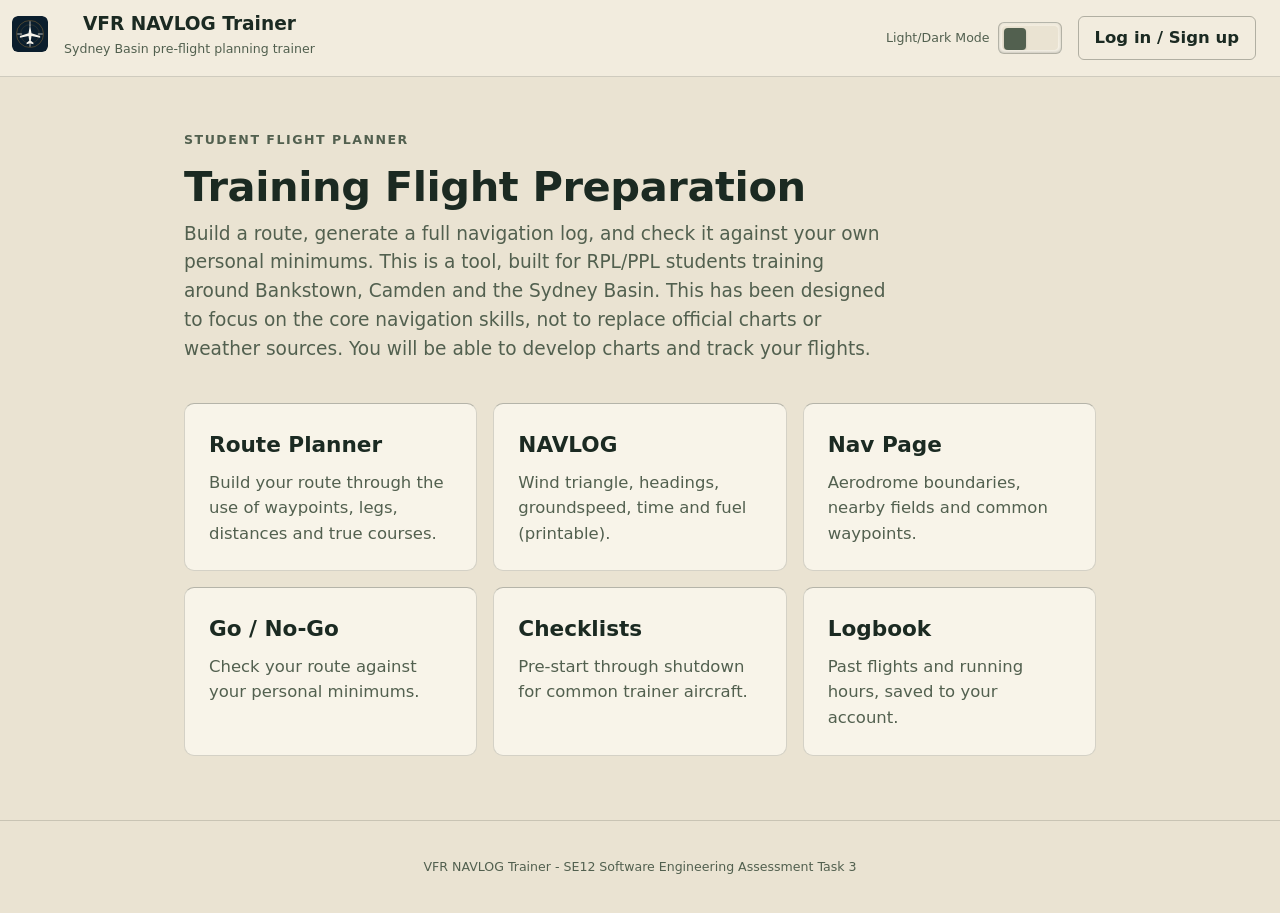
<file: vfr-navlog-pwa/index.html>
<!DOCTYPE html>
<html lang="en">
<head>
<meta charset="UTF-8">
<meta name="viewport" content="width=device-width, initial-scale=1, viewport-fit=cover">
<title>VFR NAVLOG Trainer</title>
<meta name="description" content="Training/demo VFR navigation log generator and pre-flight planner for student pilots.">
<meta name="theme-color" content="#0B1420">
<link rel="manifest" href="./manifest.json">
<link rel="icon" href="./assets/icons/icon.svg" type="image/svg+xml">
<link rel="apple-touch-icon" href="./assets/icons/icon.svg">
<link rel="stylesheet" href="./css/style.css">
<link rel="stylesheet" href="./css/planning.css">
<link rel="stylesheet" href="./css/calculators.css">
<link rel="stylesheet" href="./css/features.css">
<script>
  /* Set the panel-lighting theme before first paint. Priority is saved preference, then system
     preference, then dark ("Panel") as the default */
  (function () {
    try {
      var saved = localStorage.getItem("navlog-theme");
      var theme = saved || (window.matchMedia("(prefers-color-scheme: light)").matches ? "light" : "dark");
      if (theme === "light") {
        document.documentElement.setAttribute("data-theme", "light");
      }
    } catch (e) { /* localStorage unavailable so default theme applies */ }
  })();
</script>
</head>
<body>

  <a class="skip-link" href="#main">Skip to main content</a>

  <header class="app-header">
    <button type="button" class="app-header__brand" id="logo-home-btn" aria-label="Back to home">
      <img src="./assets/icons/icon.svg" alt="" class="app-header__logo" width="36" height="36">
      <div>
        <p class="app-header__title">VFR NAVLOG Trainer</p>
        <p class="app-header__subtitle">Sydney Basin pre-flight planning trainer</p>
      </div>
    </button>
    <div class="app-header__controls">
      <div class="lighting-toggle">
        <span class="lighting-toggle__label" id="lighting-toggle-label">Light/Dark Mode</span>
        <button
          type="button"
          class="switch"
          id="theme-toggle"
          role="switch"
          aria-checked="true"
          aria-labelledby="lighting-toggle-label"
        >
          <span class="switch__track">
            <span class="switch__thumb"></span>
          </span>
        </button>
      </div>
      <button id="account-btn" class="btn btn--ghost" type="button" aria-haspopup="dialog" data-authed="false">
        Log in / Sign up
      </button>
    </div>
  </header>

  <main id="main">
  <div id="view-home" class="view home">
    <p class="eyebrow">Student Flight Planner</p>
    <h1 class="home__heading">Training Flight Preparation</h1>
    <p class="home__lede">
      Build a route, generate a full navigation log, and check it against your own personal minimums. This is a tool,
      built for RPL/PPL students training around Bankstown, Camden and the Sydney Basin. This has been designed to focus on 
      the core navigation skills, not to replace official charts or weather sources. You will be able to develop charts and track your flights.
    </p>

    <nav class="feature-grid" aria-label="Main features">

      <a class="feature-card" href="#" data-page="view-route" data-feature="Route Planner">
        <span class="feature-card__title">Route Planner</span>
        <p class="feature-card__desc">Build your route through the use of waypoints, legs, distances and true courses.</p>
      </a>

      <a class="feature-card" href="#" data-page="view-navlog" data-feature="NAVLOG and PDF Export">
        <span class="feature-card__title">NAVLOG</span>
        <p class="feature-card__desc">Wind triangle, headings, groundspeed, time and fuel (printable).</p>
      </a>

      <a class="feature-card" href="#" data-page="view-nav" data-feature="Nav Page">
        <span class="feature-card__title">Nav Page</span>
        <p class="feature-card__desc">Aerodrome boundaries, nearby fields and common waypoints.</p>
      </a>

      <a class="feature-card" href="#" data-page="view-gonogo" data-feature="Go / No-Go">
        <span class="feature-card__title">Go / No-Go</span>
        <p class="feature-card__desc">Check your route against your personal minimums.</p>
      </a>

      <a class="feature-card" href="#" data-page="view-checklists" data-feature="Checklists">
        <span class="feature-card__title">Checklists</span>
        <p class="feature-card__desc">Pre-start through shutdown for common trainer aircraft.</p>
      </a>

      <a class="feature-card" href="#" data-page="view-logbook" data-feature="Logbook">
        <span class="feature-card__title">Logbook</span>
        <p class="feature-card__desc">Past flights and running hours, saved to your account.</p>
      </a>

    </nav>
  </div>

  <div id="view-nav" class="view nav-page" hidden>
    <div class="nav-page__header">
      <div>
        <p class="eyebrow">Nav Page</p>
        <h1 class="nav-page__heading" tabindex="-1">Aerodromes, airspace and waypoints</h1>
      </div>
    </div>
    <p class="nav-page__intro">
      A simplified Sydney Basin reference picture with aerodrome positions, estimated control-zone
      boundaries and common VFR waypoints, built entirely from the app's own static data. Not to scale.
    </p>

    <div class="nav-page__layout">
      <div class="nav-page__map-wrap">
        <svg id="nav-map" class="nav-map" viewBox="0 0 800 640" role="img" aria-labelledby="nav-map-title nav-map-desc">
          <title id="nav-map-title">Sydney Basin aerodromes and waypoints (simplified)</title>
          <desc id="nav-map-desc">A simplified reference diagram generated from the app's static aerodrome and waypoint data. Not to scale.</desc>
          <g id="nav-map-content"></g>
        </svg>
        <ul id="nav-map-legend" class="nav-map__legend" aria-label="Map legend"></ul>
      </div>

      <div class="nav-page__panel">
        <label class="nav-page__field">
          <span>Reference aerodrome</span>
          <select id="nav-aerodrome-select"></select>
        </label>

        <section aria-labelledby="selected-heading" id="selected-detail">
          <h2 id="selected-heading" class="nav-page__subheading">Selected aerodrome</h2>
          <dl class="nav-detail" id="selected-detail-body"></dl>
        </section>

        <section aria-labelledby="nearby-heading">
          <h2 id="nearby-heading" class="nav-page__subheading">Nearby aerodromes</h2>
          <ul id="nearby-aerodrome-list" class="nav-list"></ul>
        </section>

        <section aria-labelledby="waypoints-heading">
          <h2 id="waypoints-heading" class="nav-page__subheading">Waypoints near this aerodrome</h2>
          <ul id="waypoint-list" class="nav-list"></ul>
        </section>
      </div>
    </div>
  </div>

  <div id="view-route" class="view route-page" hidden>
    <div class="route-page__header">
      <div>
        <p class="eyebrow">Route Planner</p>
        <h1 class="route-page__heading" tabindex="-1">Build a route</h1>
      </div>
    </div>
    <p class="route-page__intro">
      Pick a departure and arrival aerodrome, then add waypoints in order. Distance and true
      course are suggested from the app's own aerodrome/waypoint coordinates when both ends of
      a leg are known. Edit any value to fine-tune it, the same way you'd adjust a
      chart-measured figure.
    </p>

    <div class="route-page__endpoints">
      <label class="route-page__field">
        <span>Departure aerodrome</span>
        <select id="route-departure"></select>
      </label>
      <label class="route-page__field">
        <span>Arrival aerodrome</span>
        <select id="route-arrival"></select>
      </label>
      <button type="button" class="btn btn--ghost" id="route-reset-btn">Reset route</button>
    </div>

    <p id="route-endpoint-note" class="route-page__note" role="alert" hidden></p>

    <div class="route-page__summary" id="route-summary" aria-live="polite"></div>

    <div class="route-table-wrap">
      <table class="route-table" id="route-table">
        <thead>
          <tr>
            <th scope="col">#</th>
            <th scope="col">From</th>
            <th scope="col">To</th>
            <th scope="col">Distance (NM)</th>
            <th scope="col">True course (&deg;T)</th>
            <th scope="col"><span class="sr-only">Actions</span></th>
          </tr>
        </thead>
        <tbody id="route-table-body"></tbody>
      </table>
    </div>

    <div class="route-page__add">
      <label class="route-page__field">
        <span>Add a waypoint before arrival</span>
        <select id="route-add-select"></select>
      </label>
      <button type="button" class="btn btn--primary" id="route-add-btn">+ Add waypoint</button>
    </div>

    <div class="route-add-confirm" id="route-add-confirm" hidden>
      <p class="route-add-confirm__text" id="route-add-confirm-text"></p>
      <div class="route-add-confirm__actions">
        <button type="button" class="btn btn--primary" id="route-add-confirm-btn">Confirm add</button>
        <button type="button" class="btn btn--ghost" id="route-add-cancel-btn">Cancel</button>
      </div>
    </div>

    <section class="wind-preview" id="wind-preview">
      <button
        type="button"
        class="wind-preview__toggle"
        id="wind-preview-toggle"
        aria-expanded="false"
        aria-controls="wind-preview-body"
      >
        <span>Wind and heading preview</span>
        <span class="wind-preview__toggle-hint">WCA, heading and groundspeed for the route above</span>
      </button>

      <div id="wind-preview-body" class="wind-preview__body" hidden>
        <p class="wind-preview__intro">
          A working preview of the wind-triangle engine. Enter a true airspeed and
          wind, and every leg above gets a wind correction angle, true/magnetic heading and
          groundspeed.
        </p>

        <div class="wind-preview__inputs">
          <label class="route-page__field">
            <span>True airspeed (TAS, kt)</span>
            <input type="number" id="wind-preview-tas" min="1" max="400" step="1" inputmode="numeric" placeholder="e.g. 100" aria-describedby="wind-preview-tas-error">
            <span class="field-error" id="wind-preview-tas-error" role="alert"></span>
          </label>
          <label class="route-page__field">
            <span>Wind FROM (&deg;T)</span>
            <input type="number" id="wind-preview-wind-dir" min="0" max="359" step="1" inputmode="numeric" placeholder="e.g. 270" aria-describedby="wind-preview-wind-dir-error">
            <span class="field-error" id="wind-preview-wind-dir-error" role="alert"></span>
          </label>
          <label class="route-page__field">
            <span>Wind speed (kt)</span>
            <input type="number" id="wind-preview-wind-speed" min="0" max="150" step="1" inputmode="numeric" placeholder="e.g. 15" aria-describedby="wind-preview-wind-speed-error">
            <span class="field-error" id="wind-preview-wind-speed-error" role="alert"></span>
          </label>
          <label class="route-page__field">
            <span>Magnetic variation (&deg;, +East)</span>
            <input type="number" id="wind-preview-magvar" min="-30" max="30" step="1" inputmode="numeric" aria-describedby="wind-preview-magvar-error">
            <span class="field-error" id="wind-preview-magvar-error" role="alert"></span>
          </label>
        </div>
        <p class="wind-preview__note" id="wind-preview-magvar-note"></p>

        <div class="wind-preview__fetch-row">
          <button type="button" class="btn btn--ghost" id="wind-preview-fetch-btn">Fetch indicative weather</button>
          <p id="wind-preview-fetch-note"></p>
        </div>
        <p class="wind-preview__note wind-preview__note--warning">
          Wind FROM direction and wind speed can be fetched from Open-Meteo above, or entered by
          hand.
        </p>

        <p id="wind-preview-empty" class="wind-preview__note" hidden></p>

        <div class="wind-preview-table-wrap">
          <table class="wind-preview-table">
            <thead>
              <tr>
                <th scope="col">#</th>
                <th scope="col">Leg</th>
                <th scope="col">TC</th>
                <th scope="col">WCA</th>
                <th scope="col">TH</th>
                <th scope="col">MH</th>
                <th scope="col">GS</th>
              </tr>
            </thead>
            <tbody id="wind-preview-table-body"></tbody>
          </table>
        </div>

        <details class="wind-preview-selftest">
          <summary>Self-test using known-good sample values (hand-checkable)</summary>
          <p id="wind-preview-selftest-summary" class="wind-preview-selftest__summary"></p>
          <ul id="wind-preview-selftest-list" class="wind-preview-selftest__list"></ul>
        </details>
      </div>
    </section>

    <section class="time-eta-preview" id="time-eta-preview">
      <button
        type="button"
        class="time-eta-preview__toggle"
        id="time-eta-toggle"
        aria-expanded="false"
        aria-controls="time-eta-body"
      >
        <span>Time and ETA preview</span>
        <span class="time-eta-preview__toggle-hint">Leg time (ETE) and cumulative arrival time (ETA) from a departure time</span>
      </button>

      <div id="time-eta-body" class="time-eta-preview__body" hidden>
        <p class="time-eta-preview__intro">
          Uses the true airspeed and wind entered in the “Wind and heading preview” panel
          above to work out each leg's groundspeed, then turns that into a leg time (ETE) and
          a running arrival time (ETA) from the departure time below.
        </p>

        <div class="time-eta-preview__inputs">
          <label class="route-page__field">
            <span>Departure time (local; stored as 24h but your device's picker may display AM/PM)</span>
            <input type="time" id="time-eta-departure" aria-describedby="time-eta-departure-error">
            <span class="field-error" id="time-eta-departure-error" role="alert"></span>
          </label>
        </div>

        <p id="time-eta-empty" class="time-eta-preview__note" hidden></p>
        <p id="time-eta-total-note" class="time-eta-preview__note"></p>

        <div class="time-eta-preview-table-wrap">
          <table class="time-eta-preview-table">
            <thead>
              <tr>
                <th scope="col">#</th>
                <th scope="col">Leg</th>
                <th scope="col">Dist</th>
                <th scope="col">GS</th>
                <th scope="col">ETE</th>
                <th scope="col">ETA</th>
              </tr>
            </thead>
            <tbody id="time-eta-table-body"></tbody>
          </table>
        </div>

        <details class="time-eta-preview-selftest">
          <summary>Self-test using known-good sample values (hand-checkable)</summary>
          <p id="time-eta-selftest-summary" class="time-eta-preview-selftest__summary"></p>
          <ul id="time-eta-selftest-list" class="time-eta-preview-selftest__list"></ul>
        </details>
      </div>
    </section>

    <section class="fuel-preview" id="fuel-preview">
      <button
        type="button"
        class="fuel-preview__toggle"
        id="fuel-preview-toggle"
        aria-expanded="false"
        aria-controls="fuel-preview-body"
      >
        <span>Fuel preview</span>
        <span class="fuel-preview__toggle-hint">Trip + reserve fuel required for the route above</span>
      </button>

      <div id="fuel-preview-body" class="fuel-preview__body" hidden>
        <p class="fuel-preview__intro">
          Uses the same true airspeed/wind as the panels above to work out total en-route
          time, then applies an aircraft's cruise burn rate and the standard day/night
          reserve to give a total fuel required.
        </p>

        <div class="fuel-preview__inputs">
          <label class="route-page__field">
            <span>Aircraft</span>
            <select id="fuel-preview-aircraft"></select>
          </label>
          <label class="route-page__field">
            <span>Flight conditions</span>
            <select id="fuel-preview-condition">
              <option value="day">Day VFR (30 min reserve)</option>
              <option value="night">Night / marginal (45 min reserve)</option>
            </select>
          </label>
        </div>
        <p class="fuel-preview__note">
          Reserve figures are indicative training figures typical of day/night VFR fixed-wing
          planning and always use the current regulations and the aircraft's own POH for a real
          flight.
        </p>

        <p id="fuel-preview-empty" class="fuel-preview__note" hidden></p>
        <div id="fuel-preview-result"></div>

        <details class="fuel-preview-selftest">
          <summary>Self-test using known-good sample values (hand-checkable)</summary>
          <p id="fuel-preview-selftest-summary" class="fuel-preview-selftest__summary"></p>
          <ul id="fuel-preview-selftest-list" class="fuel-preview-selftest__list"></ul>
        </details>
      </div>
    </section>

    <section class="save-load-panel" id="save-load-panel">
      <button
        type="button"
        class="save-load-panel__toggle"
        id="save-load-toggle"
        aria-expanded="false"
        aria-controls="save-load-body"
      >
        <span>Save and load routes</span>
        <span class="save-load-panel__toggle-hint">Keep more than one route around by name, on this device</span>
      </button>

      <div id="save-load-body" class="save-load-panel__body" hidden>
        <p class="save-load-panel__intro">
          The route above is already kept as a working draft for this browser tab. Save it under
          a name here to keep more than one route around (e.g. a few different training
          routes) and load any of them back later. Stored on this device only.
        </p>

        <div class="save-load-panel__save-row">
          <label class="route-page__field">
            <span>Save current route as</span>
            <input type="text" id="save-load-name" maxlength="40" placeholder="e.g. Bankstown local">
          </label>
          <button type="button" class="btn btn--primary" id="save-load-save-btn">Save</button>
        </div>
        <p id="save-load-save-note" class="save-load-panel__note" hidden></p>

        <p id="save-load-empty" class="save-load-panel__note" hidden>No saved routes yet.</p>
        <ul id="save-load-list" class="save-load-list"></ul>

        <details class="save-load-selftest">
          <summary>Self-test (save/delete round-trip, hand-checkable)</summary>
          <p class="save-load-panel__note">
            A save/delete round-trip check: see <code>js/route-planner-bundle.js</code>.
          </p>
          <p id="save-load-selftest-summary" class="save-load-selftest__summary"></p>
          <ul id="save-load-selftest-list" class="save-load-selftest__list"></ul>
        </details>
      </div>
    </section>
  </div>

  <div id="view-navlog" class="view navlog-page" hidden>
    <div class="route-page__header">
      <div>
        <p class="eyebrow">NAVLOG</p>
        <h1 class="route-page__heading" tabindex="-1">Navigation log</h1>
      </div>
    </div>
    <p class="route-page__intro">
      Assembles the route built on the Route Planner page with a true airspeed, wind, departure
      time and aircraft into one navigation log, then lets you export it as a PDF. Uses the same
      wind-triangle, time/ETA and fuel engines as the preview panels there. This page has its
      own copy of those inputs so the printed log reflects one clear, final set of figures rather
      than whatever was last left in a preview panel.
    </p>
    <p class="route-page__note">
      Always cross-check against current ERSA/AIP/NOTAMs, certified aviation weather and the aircraft's
      actual POH before any real flight.
    </p>

    <div class="navlog-page__inputs">
      <label class="route-page__field">
        <span>True airspeed (TAS, kt)</span>
        <input type="number" id="navlog-tas" min="1" max="400" step="1" inputmode="numeric" placeholder="e.g. 100" aria-describedby="navlog-tas-error">
        <span class="field-error" id="navlog-tas-error" role="alert"></span>
      </label>
      <label class="route-page__field">
        <span>Wind FROM (&deg;T)</span>
        <input type="number" id="navlog-wind-dir" min="0" max="359" step="1" inputmode="numeric" placeholder="e.g. 270" aria-describedby="navlog-wind-dir-error">
        <span class="field-error" id="navlog-wind-dir-error" role="alert"></span>
      </label>
      <label class="route-page__field">
        <span>Wind speed (kt)</span>
        <input type="number" id="navlog-wind-speed" min="0" max="150" step="1" inputmode="numeric" placeholder="e.g. 15" aria-describedby="navlog-wind-speed-error">
        <span class="field-error" id="navlog-wind-speed-error" role="alert"></span>
      </label>
      <label class="route-page__field">
        <span>Magnetic variation (&deg;, +East)</span>
        <input type="number" id="navlog-magvar" min="-30" max="30" step="1" inputmode="numeric" aria-describedby="navlog-magvar-error">
        <span class="field-error" id="navlog-magvar-error" role="alert"></span>
      </label>
      <label class="route-page__field">
        <span>Departure time (local; stored as 24h — your device's picker may display AM/PM)</span>
        <input type="time" id="navlog-departure" aria-describedby="navlog-departure-error">
        <span class="field-error" id="navlog-departure-error" role="alert"></span>
      </label>
      <label class="route-page__field">
        <span>Aircraft</span>
        <select id="navlog-aircraft"></select>
      </label>
      <label class="route-page__field">
        <span>Flight conditions</span>
        <select id="navlog-condition">
          <option value="day">Day VFR (30 min reserve)</option>
          <option value="night">Night / marginal (45 min reserve)</option>
        </select>
      </label>
    </div>
    <p id="navlog-magvar-note" class="navlog-page__note"></p>

    <p id="navlog-empty" class="route-page__note" hidden></p>

    <div class="route-table-wrap">
      <table class="route-table navlog-table" id="navlog-table">
        <thead>
          <tr>
            <th scope="col">#</th>
            <th scope="col">Leg</th>
            <th scope="col">Dist</th>
            <th scope="col">TC</th>
            <th scope="col">WCA</th>
            <th scope="col">TH</th>
            <th scope="col">MH</th>
            <th scope="col">GS</th>
            <th scope="col">ETE</th>
            <th scope="col">ETA</th>
            <th scope="col">Fuel used</th>
            <th scope="col">Fuel rem.</th>
          </tr>
        </thead>
        <tbody id="navlog-table-body"></tbody>
      </table>
    </div>

    <div class="navlog-page__summary-figures" id="navlog-summary"></div>

    <div class="navlog-page__export-row">
      <button type="button" class="btn btn--primary" id="navlog-pdf-btn">Export as PDF</button>
      <p class="route-page__note" id="navlog-pdf-note" hidden></p>
    </div>

    <div class="navlog-page__export-row">
      <label class="route-page__field navlog-page__flown-on-field">
        <span>Flown on</span>
        <input type="date" id="navlog-flown-on" aria-describedby="navlog-flown-on-error">
        <span class="field-error" id="navlog-flown-on-error" role="alert"></span>
      </label>
      <button type="button" class="btn btn--ghost" id="navlog-save-logbook-btn">Save to logbook</button>
      <p class="route-page__note" id="navlog-save-logbook-note" hidden></p>
    </div>

    <section class="callouts-panel" id="callouts-panel">
      <button
        type="button"
        class="callouts-panel__toggle"
        id="callouts-toggle"
        aria-expanded="false"
        aria-controls="callouts-body"
      >
        <span>Flight simulation and audio callouts</span>
        <span class="callouts-panel__toggle-hint">Timed spoken reminders while you work through the log above</span>
      </button>

      <div id="callouts-body" class="callouts-panel__body" hidden>
        <p class="callouts-panel__intro">
          Plays back the NAVLOG generated above against a simulated clock, with spoken (and
          logged) reminders for fuel checks, DI/compass checks, leg changes and checklist
          prompts, a training aid for practising the flow of a flight, not a real cockpit
          timer. Generate a valid log above first.
        </p>
        <p id="callouts-speech-warning" class="callouts-panel__note callouts-panel__note--warning" hidden>
          This browser doesn't support spoken callouts (the Web Speech API) and the timed log below
          will still run and display each callout as text.
        </p>

        <div class="callouts-panel__controls">
          <label class="callouts-panel__checkbox">
            <input type="checkbox" id="callouts-enabled" checked>
            <span>Speak callouts aloud</span>
          </label>
          <label class="callouts-panel__range-row">
            <span>Speech rate</span>
            <input type="range" id="callouts-rate" min="0.5" max="2" step="0.1" value="1">
          </label>
          <label class="callouts-panel__range-row">
            <span>Volume</span>
            <input type="range" id="callouts-volume" min="0" max="1" step="0.1" value="1">
          </label>
          <label class="route-page__field">
            <span>Simulation speed</span>
            <select id="callouts-speed">
              <option value="1">Real time (1&times;)</option>
              <option value="10">Fast demo (10&times;)</option>
              <option value="60" selected>Very fast demo (60&times;)</option>
              <option value="300">Instant-ish demo (300&times;)</option>
            </select>
          </label>
          <label class="route-page__field">
            <span>Fuel-check interval (min)</span>
            <input type="number" id="callouts-fuel-interval" min="5" max="60" step="5" value="20">
          </label>
          <label class="route-page__field">
            <span>DI check interval (min)</span>
            <input type="number" id="callouts-di-interval" min="5" max="60" step="5" value="15">
          </label>
        </div>

        <div class="callouts-panel__buttons">
          <button type="button" class="btn btn--primary" id="callouts-start-btn">Start</button>
          <button type="button" class="btn btn--ghost" id="callouts-pause-btn" disabled>Pause</button>
          <button type="button" class="btn btn--ghost" id="callouts-stop-btn" disabled>Stop and reset</button>
        </div>
        <p id="callouts-status"></p>

        <ul id="callouts-log" class="callouts-log" aria-live="polite" aria-label="Callout log"></ul>

        <details class="callouts-selftest">
          <summary>Self-test using known-good sample values (hand-checkable)</summary>
          <p class="callouts-panel__note">
            Each case counts how many fuel/DI checks a known interval produces: see <code>js/navlog-bundle.js</code>.
          </p>
          <p id="callouts-selftest-summary" class="callouts-selftest__summary"></p>
          <ul id="callouts-selftest-list" class="callouts-selftest__list"></ul>
        </details>
      </div>
    </section>
  </div>

  <div id="view-gonogo" class="view gonogo-page" hidden>
    <div class="route-page__header">
      <div>
        <p class="eyebrow">Go / No-Go</p>
        <h1 class="route-page__heading" tabindex="-1">Personal minimums and Go/No-Go</h1>
      </div>
    </div>
    <p class="route-page__intro">
      Enter your own personal limits once (saved on this device), fetch indicative current
      weather for the route's departure aerodrome, and get a plain Go / Caution / No-Go check
      with the specific reasons why.
    </p>
    <p class="route-page__note">
      Weather is indicative (Open-Meteo), not certified aviation weather. Always make the actual
      go/no-go call yourself using current ERSA/AIP/NOTAMs, a certified weather briefing and your
      own judgement.
    </p>

    <div class="gonogo-page__columns">
      <section class="gonogo-page__column" aria-labelledby="gonogo-minimums-heading">
        <h2 id="gonogo-minimums-heading">Your personal minimums</h2>
        <p class="gonogo-page__column-hint">Saved on this device therefore set these once.</p>
        <div class="gonogo-page__fields">
          <label class="route-page__field">
            <span>Max wind speed (kt)</span>
            <input type="number" id="gonogo-max-wind" min="0" max="150" step="1" inputmode="numeric" placeholder="e.g. 20" aria-describedby="gonogo-max-wind-error">
            <span class="field-error" id="gonogo-max-wind-error" role="alert"></span>
          </label>
          <label class="route-page__field">
            <span>Max crosswind component (kt)</span>
            <input type="number" id="gonogo-max-crosswind" min="0" max="150" step="1" inputmode="numeric" placeholder="e.g. 12" aria-describedby="gonogo-max-crosswind-error">
            <span class="field-error" id="gonogo-max-crosswind-error" role="alert"></span>
          </label>
          <label class="route-page__field">
            <span>Min visibility (km)</span>
            <input type="number" id="gonogo-min-visibility" min="0" max="200" step="0.5" inputmode="decimal" placeholder="e.g. 8" aria-describedby="gonogo-min-visibility-error">
            <span class="field-error" id="gonogo-min-visibility-error" role="alert"></span>
          </label>
          <label class="route-page__field">
            <span>Max cloud cover (%)</span>
            <input type="number" id="gonogo-max-cloud" min="0" max="100" step="5" inputmode="numeric" placeholder="e.g. 70" aria-describedby="gonogo-max-cloud-error">
            <span class="field-error" id="gonogo-max-cloud-error" role="alert"></span>
          </label>
          <label class="gonogo-page__checkbox">
            <input type="checkbox" id="gonogo-night-current">
            <span>I am current for night flying</span>
          </label>
        </div>
      </section>

      <section class="gonogo-page__column" aria-labelledby="gonogo-conditions-heading">
        <h2 id="gonogo-conditions-heading">Current conditions</h2>
        <p class="gonogo-page__column-hint">Fetch indicative weather, or enter your own figures.</p>
        <div class="gonogo-page__fields">
          <label class="route-page__field">
            <span>Wind speed (kt)</span>
            <input type="number" id="gonogo-wind-speed" min="0" max="150" step="1" inputmode="numeric" placeholder="e.g. 15" aria-describedby="gonogo-wind-speed-error">
            <span class="field-error" id="gonogo-wind-speed-error" role="alert"></span>
          </label>
          <label class="route-page__field">
            <span>Wind FROM (&deg;T)</span>
            <input type="number" id="gonogo-wind-dir" min="0" max="359" step="1" inputmode="numeric" placeholder="e.g. 270" aria-describedby="gonogo-wind-dir-error">
            <span class="field-error" id="gonogo-wind-dir-error" role="alert"></span>
          </label>
          <label class="route-page__field">
            <span>Visibility (km)</span>
            <input type="number" id="gonogo-visibility" min="0" max="200" step="0.5" inputmode="decimal" placeholder="e.g. 15" aria-describedby="gonogo-visibility-error">
            <span class="field-error" id="gonogo-visibility-error" role="alert"></span>
          </label>
          <label class="route-page__field">
            <span>Cloud cover (%)</span>
            <input type="number" id="gonogo-cloud" min="0" max="100" step="5" inputmode="numeric" placeholder="e.g. 20" aria-describedby="gonogo-cloud-error">
            <span class="field-error" id="gonogo-cloud-error" role="alert"></span>
          </label>
          <label class="route-page__field">
            <span>Flight conditions</span>
            <select id="gonogo-condition">
              <option value="day">Day VFR</option>
              <option value="night">Night / marginal</option>
            </select>
          </label>
        </div>
        <div class="gonogo-page__fetch-row">
          <button type="button" class="btn btn--ghost" id="gonogo-fetch-btn">Fetch indicative weather</button>
          <p id="gonogo-fetch-note"></p>
        </div>
      </section>
    </div>

    <p id="gonogo-empty" class="route-page__note" hidden></p>
    <div id="gonogo-result"></div>

    <details class="gonogo-selftest">
      <summary>Self-test using known-good sample values (hand-checkable)</summary>
      <p id="gonogo-selftest-summary" class="gonogo-selftest__summary"></p>
      <ul id="gonogo-selftest-list" class="gonogo-selftest__list"></ul>
    </details>
  </div>

  <div id="view-checklists" class="view checklists-page" hidden>
    <div class="route-page__header">
      <div>
        <p class="eyebrow">Checklists</p>
        <h1 class="route-page__heading" tabindex="-1">Aircraft checklists</h1>
      </div>
    </div>
    <p class="route-page__intro">
      Pick a trainer aircraft and work through its normal-procedure checklist, phase by phase.
      Progress is kept for this session only.
    </p>
    <p class="route-page__note">
      Generic training/demonstration checklists only. You should always fly from the current,
      aircraft-specific POH/checklist, not this app.
    </p>

    <div class="checklists-page__controls">
      <label class="route-page__field">
        <span>Aircraft</span>
        <select id="checklists-aircraft"></select>
      </label>
      <button type="button" class="btn btn--ghost" id="checklists-reset-btn">Reset this checklist</button>
    </div>
    <p id="checklists-overall-progress"></p>

    <div id="checklists-list"></div>

    <details class="checklists-selftest">
      <summary>Data self-test (every aircraft has a complete checklist)</summary>
      <p class="route-page__note">
        No formula to hand-check here. Instead this confirms every aircraft record in
        <code>data/aircraft.json</code> has all five expected checklist phases with a
        sensible number of items.
      </p>
      <p id="checklists-selftest-summary" class="checklists-selftest__summary"></p>
      <ul id="checklists-selftest-list" class="checklists-selftest__list"></ul>
    </details>
  </div>

  <div id="view-logbook" class="view logbook-page" hidden>
    <div class="route-page__header">
      <div>
        <p class="eyebrow">Logbook</p>
        <h1 class="route-page__heading" tabindex="-1">Flight logbook</h1>
      </div>
    </div>
    <p class="route-page__intro">
      Every flight you save from the NAVLOG page lists here, with a running total of logged
      hours.
    </p>

    <div id="logbook-logged-out" hidden>
      <p class="logbook-page__logged-out-text">Log in to view your logbook.</p>
      <button type="button" class="btn btn--primary" id="logbook-login-btn">Log in / Sign up</button>
    </div>

    <div id="logbook-content" hidden>
      <p id="logbook-pending-note" role="status" hidden>
        <button type="button" class="btn btn--ghost" id="logbook-pending-retry-btn">Retry now</button>
      </p>

      <div class="logbook-page__summary">
        <div>
          <span class="logbook-page__summary-label">Total logged hours</span>
          <strong class="logbook-page__summary-value" id="logbook-total-hours">0.0 h</strong>
        </div>
        <div>
          <span class="logbook-page__summary-label">Flights logged</span>
          <strong class="logbook-page__summary-value" id="logbook-flight-count">0</strong>
        </div>
      </div>

      <p id="logbook-empty" class="route-page__note" hidden></p>
      <ul id="logbook-list" class="logbook-list"></ul>
    </div>

    <details class="logbook-selftest">
      <summary>Self-test using known-good sample values (hand-checkable)</summary>
      <p id="logbook-selftest-summary" class="logbook-selftest__summary"></p>
      <ul id="logbook-selftest-list" class="logbook-selftest__list"></ul>
    </details>
  </div>

  </main>

  <footer class="app-footer">
    <p>VFR NAVLOG Trainer - SE12 Software Engineering Assessment Task 3</p>
  </footer>

  <dialog id="auth-dialog" class="auth-dialog">
    <div class="auth-dialog__header">
      <h2 id="auth-dialog-title">Account</h2>
      <button id="auth-dialog-close" class="btn btn--ghost" type="button" aria-label="Close">✕</button>
    </div>

    <div class="auth-tabs" id="auth-tabs" role="tablist" aria-label="Account access">
      <button id="auth-tab-login" class="auth-tabs__tab" role="tab" type="button" aria-selected="true">Log in</button>
      <button id="auth-tab-signup" class="auth-tabs__tab" role="tab" type="button" aria-selected="false">Sign up</button>
    </div>

    <form id="login-form" class="auth-form" novalidate>
      <label class="auth-form__field">
        <span>Email</span>
        <input type="email" name="email" required autocomplete="email">
      </label>
      <label class="auth-form__field">
        <span>Password</span>
        <input type="password" name="password" required autocomplete="current-password" minlength="6">
      </label>
      <p id="login-error" class="auth-error" role="alert"></p>
      <button type="submit" class="btn btn--primary">Log in</button>
    </form>

    <form id="signup-form" class="auth-form" novalidate hidden>
      <label class="auth-form__field">
        <span>Display name</span>
        <input type="text" name="displayName" required autocomplete="name">
      </label>
      <label class="auth-form__field">
        <span>Home base <span class="auth-form__optional">(optional)</span></span>
        <input type="text" name="homeBase" placeholder="e.g. Bankstown YSBK" autocomplete="off">
      </label>
      <label class="auth-form__field">
        <span>Email</span>
        <input type="email" name="email" required autocomplete="email">
      </label>
      <label class="auth-form__field">
        <span>Password</span>
        <input
          type="password"
          name="password"
          id="signup-password"
          required
          autocomplete="new-password"
          minlength="10"
          aria-describedby="password-checklist"
        >
      </label>
      <ul id="password-checklist" class="password-checklist" aria-live="polite">
        <li class="password-checklist__item" data-rule="length">At least 10 characters</li>
        <li class="password-checklist__item" data-rule="lower">A lowercase letter</li>
        <li class="password-checklist__item" data-rule="upper">An uppercase letter</li>
        <li class="password-checklist__item" data-rule="digit">A number</li>
        <li class="password-checklist__item" data-rule="symbol">A symbol (e.g. ! @ # $)</li>
      </ul>
      <p id="signup-error" class="auth-error" role="alert"></p>
      <button type="submit" class="btn btn--primary">Create account</button>
    </form>

  </dialog>

  <div id="toast" class="toast" role="status" aria-live="polite" hidden></div>

  <!-- shell.js (theme/view-switching/lazy-loading/install-prompt) loads on
       every page. auth.js stays eager too (login-state header needs it on
       any page). Every feature page module is lazy-loaded by shell.js's
       showView() the first time its view is opened — see VIEW_MODULES in
       js/shell.js. -->
  <script src="./js/shell.js"></script>
  <script type="module" src="./js/auth.js"></script>
</body>
</html>
</file>
<file: vfr-navlog-pwa/css/style.css>
/*
  This establishes the tablet-priority layout and spacing scale due to main audiences using these devices
  more commonly to complete such tasks. A light and dark theme is established to allow an option for ground 
  and in-air use. The dark theme is defaulted to due to the fact that it is more common for pilots to use 
  the app in a dark environment and the light theme is more suited for ground use.
*/

/*
Shared design tokens and theme variables.
*/

:root {
  /* Panel (dark / night) — default theme */
  /* --c is used due to the change in themes which are possible to later feed into "var" functions for the design of the cards dependant on theme*/
  --c-bg: #0B1420;
  --c-bg-raised: #0F1C2B;
  --c-surface: #142A3D;
  --c-surface-raised: #1C3650;
  --c-border: rgba(244, 241, 234, 0.14);
  --c-border-strong: rgba(244, 241, 234, 0.28);
  --c-text: #F4F1EA;
  --c-text-muted: #9FB3C4;
  --c-accent: #E8A33D;
  --c-accent-strong: #FFC15C;
  --c-accent-ink: #1A1200;
  --c-go: #4FA37B;
  --c-caution: #E8A33D;
  --c-nogo: #E2584B;
  --c-focus: #FFC15C;
  --c-shadow: rgba(0, 0, 0, 0.45);

  /* Type */
  --font-body: system-ui, -apple-system, "Segoe UI", Roboto, sans-serif;
  --font-display: var(--font-body);
  --font-data: ui-monospace, "SF Mono", "Cascadia Mono", "Roboto Mono", Consolas, monospace;

  --fs-caption: clamp(0.72rem, 0.69rem + 0.12vw, 0.82rem);
  --fs-body: clamp(0.95rem, 0.91rem + 0.15vw, 1.05rem);
  --fs-body-lg: clamp(1.05rem, 1rem + 0.2vw, 1.18rem);
  --fs-h3: clamp(1.15rem, 1.06rem + 0.4vw, 1.35rem);
  --fs-h2: clamp(1.5rem, 1.3rem + 0.8vw, 1.9rem);
  --fs-h1: clamp(1.9rem, 1.6rem + 1.6vw, 2.6rem);
  --lh-tight: 1.2;
  --lh-body: 1.55;
  --tracking-eyebrow: 0.12em;

  /* Spacing scale */
  --space-1: 4px;
  --space-2: 8px;
  --space-3: 16px;
  --space-4: 24px;
  --space-5: 40px;
  --space-6: 64px;

  /* Shape */
  --radius-sm: 6px;
  --radius-md: 10px;
  --radius-lg: 16px;

  /* Motion */
  --ease-panel: cubic-bezier(0.2, 0.8, 0.2, 1);
  --dur-fast: 120ms;
  --dur-med: 220ms;
}

/* Day VFR (light) theme — aged sectional-chart paper, tuned for glare */
:root[data-theme="light"] {
  --c-bg: #EAE3D2;
  --c-bg-raised: #F2ECDE;
  --c-surface: #F8F4E9;
  --c-surface-raised: #FFFFFF;
  --c-border: rgba(27, 36, 26, 0.16);
  --c-border-strong: rgba(27, 36, 26, 0.3);
  --c-text: #1B2A22;
  --c-text-muted: #52604F;
  --c-accent: #8A5300;
  --c-accent-strong: #6B4000;
  --c-accent-ink: #FFF7E8;
  --c-go: #226B45;
  --c-caution: #8A5300;
  --c-nogo: #A32E20;
  --c-focus: #6B4000;
  --c-shadow: rgba(27, 26, 20, 0.22);
}

/*
This sets the shared reset and base typography rules for the app.
*/

* {
  box-sizing: border-box;
}

html, body {
  margin: 0;
  padding: 0;
}

html {
  color-scheme: dark;
}
html[data-theme="light"] {
  color-scheme: light;
}

body {
  background: var(--c-bg);
  color: var(--c-text);
  font-family: var(--font-body);
  font-size: var(--fs-body);
  line-height: var(--lh-body);
  min-height: 100vh;
  transition: background-color var(--dur-med) var(--ease-panel),
              color var(--dur-med) var(--ease-panel);
}

h1, h2, h3 {
  font-family: var(--font-display);
  line-height: var(--lh-tight);
  margin: 0;
  letter-spacing: -0.01em;
}

a {
  color: inherit;
}

/* Tabular data / instrument-readout treatment: any numeric value on the
   NAVLOG, frequencies, coordinates, times, etc. should carry this class in
   later stages so figures align like a real panel readout. */
.data,
.data-inline {
  font-family: var(--font-data);
  font-variant-numeric: tabular-nums;
  letter-spacing: 0.01em;
}

.eyebrow {
  display: inline-block;
  font-size: var(--fs-caption);
  font-weight: 700;
  text-transform: uppercase;
  letter-spacing: var(--tracking-eyebrow);
  color: var(--c-text-muted);
}

/*
This sets the shared motion and focus behaviour for keyboard and reduced-motion users.
*/

:focus-visible {
  outline: 3px solid var(--c-focus);
  outline-offset: 2px;
}

@media (prefers-reduced-motion: reduce) {
  *, *::before, *::after {
    animation-duration: 0.001ms !important; /* !important effectively disables animations by taking precedence over previous counts*/
    animation-iteration-count: 1 !important;
    transition-duration: 0.001ms !important;
    scroll-behavior: auto !important;
  }
}

.skip-link {
  position: absolute;
  left: -999px;
  top: 0;
  background: var(--c-accent);
  color: var(--c-accent-ink);
  padding: var(--space-2) var(--space-3);
  border-radius: 0 0 var(--radius-sm) 0;
  z-index: 100;
  font-weight: 700;
}
.skip-link:focus {
  left: 0;
  top: 0;
}

/* Visually hidden but still readable by screen readers — e.g. a table
   header cell for a row of icon-only action buttons. */
.sr-only {
  position: absolute;
  width: 1px;
  height: 1px;
  padding: 0;
  margin: -1px;
  overflow: hidden;
  clip: rect(0, 0, 0, 0);
  white-space: nowrap;
  border: 0;
}

/*
This styles the shared app header and brand area.
*/

.app-header {
  display: flex;
  align-items: center;
  justify-content: space-between; /* aligns items along the main axis of a container*/
  gap: var(--space-3);
  padding: var(--space-3) var(--space-4);
  border-bottom: 1px solid var(--c-border);
  background: var(--c-bg-raised);
}

/*
This styles the clickable header brand block that returns the user to the home view.
*/
.app-header__brand {
  display: flex;
  align-items: center;
  gap: var(--space-3);
  min-width: 0;
  border: none;
  background: transparent;
  color: inherit;
  font: inherit;
  padding: 0;
  margin: -8px -12px 0 -12px;
  cursor: pointer;
  border-radius: var(--radius-sm);
  transition: background-color var(--dur-fast) var(--ease-panel);
}

.app-header__brand:hover,
.app-header__brand:focus-visible {
  background: color-mix(in srgb, var(--c-accent) 12%, transparent);
  outline: none;
}

.app-header__brand:focus-visible {
  outline: 2px solid var(--c-focus);
  outline-offset: 2px;
}

.app-header__logo {
  border-radius: var(--radius-sm);
  flex-shrink: 0;
  color: var(--c-accent);
}

.app-header__title {
  margin: 0;
  font-size: var(--fs-body-lg);
  font-weight: 700;
}

.app-header__subtitle {
  margin: 0;
  font-size: var(--fs-caption);
  color: var(--c-text-muted);
}

.app-header__controls {
  display: flex;
  align-items: center;
  gap: var(--space-3);
  flex-shrink: 0;
}

/*
Styles for the shared button primitive used across the app.
*/
.btn {
  display: inline-flex;
  align-items: center;
  justify-content: center;
  gap: var(--space-2);
  font: inherit;
  font-weight: 600;
  font-size: var(--fs-body);
  border-radius: var(--radius-sm);
  padding: var(--space-2) var(--space-3);
  min-height: 44px;
  min-width: 44px;
  border: 1px solid var(--c-border-strong);
  background: transparent;
  color: var(--c-text);
  cursor: pointer;
  transition: background-color var(--dur-fast) var(--ease-panel),
              border-color var(--dur-fast) var(--ease-panel),
              transform var(--dur-fast) var(--ease-panel); /* var allows for the flexible transition of the button to be changed in the future if needed*/
}

.btn--ghost:hover,
.btn--ghost:focus-visible {
  background: color-mix(in srgb, var(--c-text) 8%, transparent);
  border-color: var(--c-accent);
}

.btn--primary {
  background: var(--c-accent);
  border-color: var(--c-accent);
  color: var(--c-accent-ink);
}

.btn--primary:hover,
.btn--primary:focus-visible {
  background: var(--c-accent-strong);
  border-color: var(--c-accent-strong);
}

.btn:active {
  transform: translateY(1px);
}

/*
Styles for the theme toggle switch and its panel-style lighting metaphor.
*/

.lighting-toggle {
  display: flex;
  align-items: center;
  gap: var(--space-2);
}

.lighting-toggle__label {
  font-size: var(--fs-caption);
  color: var(--c-text-muted);
  white-space: nowrap;
}

.switch {
  --switch-w: 64px;
  --switch-h: 32px;
  position: relative;
  width: var(--switch-w);
  height: var(--switch-h);
  padding: 3px;
  border-radius: var(--radius-sm);
  border: 1px solid var(--c-border-strong);
  background: linear-gradient(180deg, var(--c-bg-raised), var(--c-surface));
  box-shadow: inset 0 1px 0 rgba(255, 255, 255, 0.06), inset 0 -1px 3px var(--c-shadow);
  cursor: pointer;
  display: inline-flex;
  align-items: center;
}

.switch__track {
  position: relative;
  width: 100%;
  height: 100%;
  border-radius: calc(var(--radius-sm) - 2px);
  background: var(--c-bg);
  overflow: hidden;
}

.switch__thumb {
  position: absolute;
  top: 2px;
  left: 2px;
  width: calc(var(--switch-h) - 4px - 6px);
  height: calc(var(--switch-h) - 4px - 6px);
  border-radius: 4px;
  background: var(--c-accent);
  box-shadow: 0 0 6px 1px color-mix(in srgb, var(--c-accent) 60%, transparent),
              0 1px 2px var(--c-shadow);
  transition: transform var(--dur-med) var(--ease-panel), background-color var(--dur-med) var(--ease-panel);
}

/* Default (no explicit theme yet) and dark = thumb parked right ("NIGHT") */
.switch[aria-checked="true"] .switch__thumb {
  transform: translateX(calc(var(--switch-w) - var(--switch-h)));
}

.switch[aria-checked="false"] .switch__thumb {
  background: var(--c-text-muted);
  box-shadow: 0 1px 2px var(--c-shadow);
}

.switch:focus-visible {
  outline: 3px solid var(--c-focus);
  outline-offset: 2px;
}

/*
This styles the main home page layout and introduction text.
*/

.home {
  max-width: 960px;
  margin: 0 auto;
  padding: var(--space-5) var(--space-4) var(--space-6);
}

.home__heading {
  margin: 0 0 var(--space-2) 0;
  font-size: var(--fs-h1);
}

.home__lede {
  margin: 0 0 var(--space-5) 0;
  color: var(--c-text-muted);
  max-width: 60ch;
  font-size: var(--fs-body-lg);
}

/*
This styles the feature cards shown on the home page.
*/

.feature-grid {
  display: grid;
  grid-template-columns: repeat(auto-fit, minmax(230px, 1fr));
  gap: var(--space-3);
}

.feature-card {
  position: relative;
  display: flex;
  flex-direction: column;
  gap: var(--space-2);
  background: var(--c-surface); 
  border: 1px solid var(--c-border);
  border-top: 1px solid var(--c-border-strong);
  border-radius: var(--radius-md);
  padding: var(--space-4);
  min-height: 132px;
  text-decoration: none;
  color: var(--c-text);
  transition: border-color var(--dur-fast) var(--ease-panel),
              background-color var(--dur-fast) var(--ease-panel),
              transform var(--dur-fast) var(--ease-panel);
}

.feature-card:hover,
.feature-card:focus-visible {
  border-color: var(--c-accent);
  background: var(--c-surface-raised);
}

@media (prefers-reduced-motion: no-preference) {
  .feature-card:hover {
    transform: translateY(-2px);
  }
}

.feature-card__title {
  font-weight: 700;
  font-size: var(--fs-h3);
}

.feature-card__desc {
  color: var(--c-text-muted);
  font-size: var(--fs-body);
  margin: 0;
}

/*
Styles for the shared status chips used for Go, Caution, and No-Go states.
*/
.chip {
  display: inline-flex;
  align-items: center;
  gap: var(--space-1);
  font-size: var(--fs-caption);
  font-weight: 700;
  text-transform: uppercase;
  letter-spacing: var(--tracking-eyebrow);
  padding: 2px 8px;
  border-radius: 999px;
  border: 1px solid transparent;
}

.chip--go {
  color: var(--c-go);
  border-color: var(--c-go);
  background: color-mix(in srgb, var(--c-go) 14%, transparent);
}

.chip--caution {
  color: var(--c-caution);
  border-color: var(--c-caution);
  background: color-mix(in srgb, var(--c-caution) 14%, transparent);
}

.chip--nogo {
  color: var(--c-nogo);
  border-color: var(--c-nogo);
  background: color-mix(in srgb, var(--c-nogo) 14%, transparent);
}

/*
Styles for the shared validation state and error message for invalid inputs.
*/

input[aria-invalid="true"],
select[aria-invalid="true"] {
  border-color: var(--c-nogo) !important;
  background: color-mix(in srgb, var(--c-nogo) 8%, var(--c-surface)) !important;
}

input[aria-invalid="true"]:focus-visible,
select[aria-invalid="true"]:focus-visible {
  outline-color: var(--c-nogo);
}

/*
This styles the inline validation message shown beneath an invalid form field.
*/
.field-error {
  display: block;
  margin: var(--space-1) 0 0 0;
  color: var(--c-nogo);
  font-size: var(--fs-caption);
  font-weight: 600;
  line-height: var(--lh-tight);
}

.field-error:empty {
  display: none;
}

/*
This styles the shared app footer.
*/

.app-footer {
  text-align: center;
  color: var(--c-text-muted);
  font-size: var(--fs-caption);
  padding: var(--space-4);
  border-top: 1px solid var(--c-border);
}

/*
Styles for the temporary toast notification used for short status messages.
*/
.toast {
  position: fixed;
  left: 50%;
  bottom: var(--space-4);
  transform: translateX(-50%);
  background: var(--c-surface-raised);
  border: 1px solid var(--c-accent);
  color: var(--c-text);
  padding: var(--space-2) var(--space-4);
  border-radius: var(--radius-md);
  box-shadow: 0 4px 16px var(--c-shadow);
  font-size: var(--fs-body);
  max-width: 90vw;
}

.toast[hidden] {
  display: none;
}

/*
This styles the authentication dialog used by the app.
*/

.auth-dialog {
  width: min(400px, 92vw);
  border: 1px solid var(--c-border-strong);
  border-radius: var(--radius-lg);
  padding: var(--space-4);
  background: var(--c-surface);
  color: var(--c-text);
  box-shadow: 0 12px 32px var(--c-shadow);
}

.auth-dialog::backdrop {
  background: rgba(0, 0, 0, 0.55);
}

.auth-dialog__header {
  display: flex;
  align-items: center;
  justify-content: space-between;
  margin-bottom: var(--space-3);
}

.auth-dialog__header h2 {
  font-size: var(--fs-h3);
}

.auth-tabs {
  display: flex;
  gap: var(--space-1);
  border-bottom: 1px solid var(--c-border);
  margin-bottom: var(--space-3);
}

.auth-tabs__tab {
  flex: 1;
  background: none;
  border: none;
  border-bottom: 2px solid transparent;
  color: var(--c-text-muted);
  font: inherit;
  font-weight: 600;
  padding: var(--space-2);
  cursor: pointer;
  min-height: 44px;
}

.auth-tabs__tab[aria-selected="true"] {
  color: var(--c-accent);
  border-bottom-color: var(--c-accent);
}

.auth-form {
  display: flex;
  flex-direction: column;
  gap: var(--space-3);
}

.auth-form[hidden] {
  display: none;
}

.auth-form__field {
  display: flex;
  flex-direction: column;
  gap: var(--space-1);
  font-size: var(--fs-caption);
  font-weight: 600;
  color: var(--c-text-muted);
}

.auth-form__optional {
  font-weight: 400;
  text-transform: none;
  letter-spacing: normal;
}

.auth-form__field input {
  font: inherit;
  font-size: var(--fs-body);
  color: var(--c-text);
  background: var(--c-bg);
  border: 1px solid var(--c-border-strong);
  border-radius: var(--radius-sm);
  padding: var(--space-2);
  min-height: 44px;
}

.auth-form__field input:focus-visible {
  outline: 3px solid var(--c-focus);
  outline-offset: 1px;
}

.auth-form .btn {
  align-self: flex-start;
}

.auth-error {
  margin: 0;
  color: var(--c-nogo);
  font-size: var(--fs-caption);
  min-height: 1em;
}

.auth-error:empty {
  display: none;
}

.password-checklist {
  list-style: none;
  margin: calc(var(--space-2) * -1) 0 0 0;
  padding: 0;
  display: flex;
  flex-direction: column;
  gap: 2px;
}

.password-checklist__item {
  position: relative;
  padding-left: 22px;
  font-size: var(--fs-caption);
  color: var(--c-text-muted);
}

.password-checklist__item::before {
  content: "";
  position: absolute;
  left: 0;
  top: 3px;
  width: 14px;
  height: 14px;
  border-radius: 3px;
  border: 1.5px solid var(--c-border-strong);
  background: transparent;
}

.password-checklist__item--met {
  color: var(--c-go);
}

.password-checklist__item--met::before {
  border-color: var(--c-go);
  background: var(--c-go);
}

.password-checklist__item--met::after {
  content: "";
  position: absolute;
  left: 3px;
  top: 6px;
  width: 8px;
  height: 4px;
  border-left: 1.5px solid var(--c-bg);
  border-bottom: 1.5px solid var(--c-bg);
  transform: rotate(-45deg);
}
</file>
<file: vfr-navlog-pwa/css/planning.css>
/*
  This file focuses on styling the route planner and navigation pages, 
  including the route leg table, the map and its markers, 
  and the save/load route panel.
*/

/*
Styles for the route planner page.
*/

.view.route-page {
  max-width: 980px;
  margin: 0 auto;
  padding: var(--space-5) var(--space-4) var(--space-6);
}

.route-page__header {
  margin-bottom: var(--space-2);
}

.route-page__heading {
  font-size: var(--fs-h1);
  margin: 0;
}

.route-page__heading:focus-visible {
  outline: 3px solid var(--c-focus);
  outline-offset: 4px;
  border-radius: var(--radius-sm);
}

.route-page__intro {
  color: var(--c-text-muted);
  max-width: 75ch;
  margin: 0 0 var(--space-4) 0;
}

/*
This styles the departure and arrival picker controls.
*/

.route-page__endpoints {
  display: flex;
  flex-wrap: wrap;
  align-items: flex-end;
  gap: var(--space-3);
  margin-bottom: var(--space-3);
}

.route-page__field {
  display: flex;
  flex-direction: column;
  gap: var(--space-1);
  font-size: var(--fs-caption);
  font-weight: 600;
  color: var(--c-text-muted);
  min-width: 220px;
  flex: 1 1 220px;
}

.route-page__field select {
  font: inherit;
  font-size: var(--fs-body);
  color: var(--c-text);
  background: var(--c-surface);
  border: 1px solid var(--c-border-strong);
  border-radius: var(--radius-sm);
  padding: var(--space-2);
  min-height: 44px;
}

.route-page__field select:focus-visible {
  outline: 3px solid var(--c-focus);
  outline-offset: 1px;
}

.route-page__note {
  background: color-mix(in srgb, var(--c-caution) 16%, var(--c-surface));
  border: 1px solid var(--c-caution);
  border-radius: var(--radius-sm);
  padding: var(--space-2) var(--space-3);
  font-size: var(--fs-caption);
  margin: 0 0 var(--space-3) 0;
}

/*
This styles the summary strip that highlights key route values.
*/

.route-page__summary {
  display: flex;
  flex-wrap: wrap;
  gap: var(--space-2) var(--space-4);
  background: var(--c-surface);
  border: 1px solid var(--c-border);
  border-radius: var(--radius-md);
  padding: var(--space-3);
  margin-bottom: var(--space-3);
  font-family: var(--font-data);
  font-size: var(--fs-body);
}

.route-page__summary strong {
  font-weight: 700;
}

.route-page__summary .route-summary__label {
  color: var(--c-text-muted);
  font-family: var(--font-body);
  margin-right: var(--space-1);
}

/*
This styles the route leg table and its row states.
*/

.route-table-wrap {
  overflow-x: auto;
  border: 1px solid var(--c-border);
  border-radius: var(--radius-md);
  margin-bottom: var(--space-4);
}

.route-table {
  width: 100%;
  border-collapse: collapse;
  font-size: var(--fs-body);
  min-width: 640px;
}

.route-table caption {
  text-align: left;
}

.route-table thead th {
  text-align: left;
  font-size: var(--fs-caption);
  color: var(--c-text-muted);
  font-weight: 600;
  background: var(--c-surface);
  padding: var(--space-2) var(--space-3);
  border-bottom: 1px solid var(--c-border-strong);
  white-space: nowrap;
}

.route-table tbody td {
  padding: var(--space-2) var(--space-3);
  border-bottom: 1px solid var(--c-border);
  vertical-align: middle;
}

.route-table tbody tr:last-child td {
  border-bottom: none;
}

.route-table tbody tr.route-row--endpoint {
  background: var(--c-bg-raised);
}

.route-table tbody tr.route-row--incomplete td {
  box-shadow: inset 3px 0 0 var(--c-caution);
}

.route-table tbody tr.route-row--invalid td {
  box-shadow: inset 3px 0 0 var(--c-nogo);
}

.route-page__summary .route-summary__alert {
  color: var(--c-nogo);
}

.route-row__index {
  font-family: var(--font-data);
  color: var(--c-text-muted);
  width: 2.5em;
}

.route-row__point-name {
  font-weight: 600;
}

.route-row__point-type {
  display: block;
  color: var(--c-text-muted);
  font-size: var(--fs-caption);
  font-weight: 400;
}

.route-row input[type="number"] {
  font: inherit;
  font-family: var(--font-data);
  font-size: var(--fs-body);
  color: var(--c-text);
  background: var(--c-bg);
  border: 1px solid var(--c-border-strong);
  border-radius: var(--radius-sm);
  padding: var(--space-2);
  width: 6.5em;
  min-height: 40px;
}

.route-row input[type="number"]:focus-visible {
  outline: 3px solid var(--c-focus);
  outline-offset: 1px;
}

/*
This styles the auto-filled leg input, which is visually subdued to 
show it is derived rather than manually edited.
*/
.route-row input[type="number"].route-row__input--auto {
  color: var(--c-text-muted);
  font-style: italic;
}

.route-row__actions {
  display: flex;
  gap: var(--space-1);
  white-space: nowrap;
}

/*
This styles the small icon-only action buttons used in each route row.
*/
.route-row__icon-btn {
  min-width: 36px;
  min-height: 36px;
  padding: var(--space-1);
  font-size: 1rem;
  line-height: 1;
}

.route-row__icon-btn[disabled] {
  opacity: 0.35;
  cursor: not-allowed;
}

/*
This styles the destructive icon button used for removing a route entry.
*/
.route-row__icon-btn--danger {
  color: var(--c-nogo);
}

.route-row__icon-btn--danger:hover,
.route-row__icon-btn--danger:focus-visible {
  border-color: var(--c-nogo);
  background: color-mix(in srgb, var(--c-nogo) 12%, transparent);
}

/*
This styles the control used to add a waypoint to the route.
*/

.route-page__add {
  display: flex;
  flex-wrap: wrap;
  align-items: flex-end;
  gap: var(--space-3);
}

.route-page__add .route-page__field {
  flex: 1 1 320px;
}

.route-page__add select {
  font: inherit;
  font-size: var(--fs-body);
  color: var(--c-text);
  background: var(--c-surface);
  border: 1px solid var(--c-border-strong);
  border-radius: var(--radius-sm);
  padding: var(--space-2);
  min-height: 44px;
  width: 100%;
}

/* 
  This styles the confirmation panel that appears after a waypoint is added to the route.
*/

.route-add-confirm {
  display: flex;
  flex-wrap: wrap;
  align-items: center;
  justify-content: space-between;
  gap: var(--space-3);
  margin-top: var(--space-3);
  padding: var(--space-3);
  background: color-mix(in srgb, var(--c-accent) 10%, var(--c-surface));
  border: 1px solid var(--c-accent);
  border-radius: var(--radius-md);
}

.route-add-confirm[hidden] {
  display: none;
}

.route-add-confirm__text {
  margin: 0;
  font-weight: 600;
}

.route-add-confirm__actions {
  display: flex;
  gap: var(--space-2);
  flex-shrink: 0;
}

/*
Styles for the navigation page map and side panel.
*/

/*
Styles for the main navigation page layout.
*/

.view.nav-page {
  max-width: 1180px;
  margin: 0 auto;
  padding: var(--space-5) var(--space-4) var(--space-6);
}

.nav-page__header {
  margin-bottom: var(--space-2);
}

.nav-page__heading {
  font-size: var(--fs-h1);
  margin: 0;
}

.nav-page__heading:focus-visible {
  outline: 3px solid var(--c-focus);
  outline-offset: 4px;
  border-radius: var(--radius-sm);
}

.nav-page__intro {
  color: var(--c-text-muted);
  max-width: 70ch;
  margin: 0 0 var(--space-5) 0;
}

.nav-page__layout {
  display: grid;
  grid-template-columns: minmax(0, 1.6fr) minmax(280px, 1fr);
  gap: var(--space-4);
  align-items: start;
}

@media (max-width: 860px) {
  .nav-page__layout {
    grid-template-columns: 1fr;
  }
}

/*
Styles for the navigation map and its markers.
*/

.nav-page__map-wrap {
  background: var(--c-surface);
  border: 1px solid var(--c-border);
  border-top: 1px solid var(--c-border-strong);
  border-radius: var(--radius-lg);
  padding: var(--space-3);
}

.nav-map {
  width: 100%;
  height: auto;
  display: block;
  border-radius: var(--radius-md);
  background: var(--c-bg);
}

/* Control-zone / airspace boundary shapes */
.nav-zone {
  fill-opacity: 0.12;
  stroke-width: 1.5;
  stroke-dasharray: 5 4;
}

.nav-zone--primary-training {
  fill: var(--c-accent);
  stroke: var(--c-accent);
}

.nav-zone--avoid {
  fill: var(--c-nogo);
  stroke: var(--c-nogo);
  fill-opacity: 0.16;
}

/* Waypoint markers. Small, quiet, chart-style flags */
.nav-waypoint__dot {
  fill: var(--c-bg);
  stroke: var(--c-text-muted);
  stroke-width: 1.5;
}

.nav-waypoint__label {
  font-family: var(--font-data);
  font-size: 8px;
  fill: var(--c-text-muted);
}

/* Aerodrome markers */
.nav-marker {
  cursor: pointer;
}

.nav-marker__shape {
  stroke: var(--c-bg);
  stroke-width: 1.5;
}

.nav-marker--primary-training .nav-marker__shape {
  fill: var(--c-accent);
}

.nav-marker--regional-destination .nav-marker__shape {
  fill: var(--c-go);
}

.nav-marker--training-area .nav-marker__shape {
  fill: var(--c-caution);
}

.nav-marker--avoid .nav-marker__shape {
  fill: var(--c-nogo);
}

.nav-marker__label {
  font-family: var(--font-data);
  font-weight: 700;
  font-size: 11px;
  fill: var(--c-text);
}

.nav-marker--selected .nav-marker__ring {
  fill: none;
  stroke: var(--c-focus);
  stroke-width: 2;
}

.nav-marker:hover .nav-marker__shape,
.nav-marker:focus-visible .nav-marker__shape {
  stroke: var(--c-focus);
}

/* Legend below the map */
.nav-map__legend {
  list-style: none;
  margin: var(--space-3) 0 0 0;
  padding: 0;
  display: flex;
  flex-wrap: wrap;
  gap: var(--space-3) var(--space-4);
  font-size: var(--fs-caption);
  color: var(--c-text-muted);
}

.nav-map__legend li {
  display: flex;
  align-items: center;
  gap: var(--space-1);
}

.nav-map__legend-swatch {
  display: inline-block;
  width: 12px;
  height: 12px;
  border-radius: 3px;
  flex-shrink: 0;
}

/*
Styles for the navigation page side panel.
*/

.nav-page__panel {
  display: flex;
  flex-direction: column;
  gap: var(--space-4);
}

.nav-page__field {
  display: flex;
  flex-direction: column;
  gap: var(--space-1);
  font-size: var(--fs-caption);
  font-weight: 600;
  color: var(--c-text-muted);
}

.nav-page__field select {
  font: inherit;
  font-size: var(--fs-body);
  color: var(--c-text);
  background: var(--c-surface);
  border: 1px solid var(--c-border-strong);
  border-radius: var(--radius-sm);
  padding: var(--space-2);
  min-height: 44px;
}

.nav-page__field select:focus-visible {
  outline: 3px solid var(--c-focus);
  outline-offset: 1px;
}

.nav-page__subheading {
  font-size: var(--fs-h3);
  margin: 0 0 var(--space-2) 0;
}

/* Selected-aerodrome fact sheet */
.nav-detail {
  margin: 0;
  background: var(--c-surface);
  border: 1px solid var(--c-border);
  border-radius: var(--radius-md);
  padding: var(--space-3);
  display: grid;
  grid-template-columns: auto 1fr;
  gap: var(--space-1) var(--space-3);
  font-size: var(--fs-body);
}

.nav-detail dt {
  color: var(--c-text-muted);
  font-size: var(--fs-caption);
  font-weight: 600;
  align-self: baseline;
}

.nav-detail dd {
  margin: 0;
}

.nav-detail__note {
  grid-column: 1 / -1;
  color: var(--c-text-muted);
  font-size: var(--fs-caption);
  border-top: 1px solid var(--c-border);
  padding-top: var(--space-2);
  margin-top: var(--space-1);
}

/* Nearby-aerodrome / waypoint lists */
.nav-list {
  list-style: none;
  margin: 0;
  padding: 0;
  display: flex;
  flex-direction: column;
  gap: var(--space-2);
}

.nav-list__item {
  display: flex;
  align-items: flex-start;
  justify-content: space-between;
  gap: var(--space-2);
  background: var(--c-surface);
  border: 1px solid var(--c-border);
  border-radius: var(--radius-sm);
  padding: var(--space-2) var(--space-3);
}

.nav-list__item--empty {
  color: var(--c-text-muted);
  font-size: var(--fs-caption);
  border-style: dashed;
}

.nav-list__main {
  display: flex;
  flex-direction: column;
  gap: 2px;
  min-width: 0;
}

.nav-list__title-row {
  display: flex;
  align-items: center;
  gap: var(--space-2);
}

.nav-list__name {
  font-weight: 700;
}

.nav-list__note {
  color: var(--c-text-muted);
  font-size: var(--fs-caption);
}

.nav-list__meta {
  flex-shrink: 0;
  font-family: var(--font-data);
  font-size: var(--fs-caption);
  color: var(--c-text-muted);
  text-align: right;
  white-space: nowrap;
}

.nav-list__select-btn {
  background: none;
  border: none;
  padding: 0;
  color: var(--c-accent);
  font: inherit;
  font-weight: 700;
  text-align: left;
  cursor: pointer;
  text-decoration: underline;
  text-underline-offset: 2px;
}

.nav-list__select-btn:hover,
.nav-list__select-btn:focus-visible {
  color: var(--c-accent-strong);
}

/*
Styles for the save and load route panel.
*/

.save-load-panel {
  margin-top: var(--space-4);
  border-top: 1px solid var(--c-border);
  padding-top: var(--space-4);
}

.save-load-panel__toggle {
  display: flex;
  align-items: center;
  gap: var(--space-2);
  width: 100%;
  text-align: left;
  font: inherit;
  font-size: var(--fs-body-lg);
  font-weight: 700;
  color: var(--c-text);
  background: var(--c-surface);
  border: 1px solid var(--c-border-strong);
  border-radius: var(--radius-md);
  padding: var(--space-3);
  min-height: 44px;
  cursor: pointer;
}

.save-load-panel__toggle:hover,
.save-load-panel__toggle:focus-visible {
  border-color: var(--c-accent);
}

.save-load-panel__toggle:focus-visible {
  outline: 3px solid var(--c-focus);
  outline-offset: 2px;
}

.save-load-panel__toggle-hint {
  font-size: var(--fs-caption);
  font-weight: 400;
  color: var(--c-text-muted);
  margin-right: auto;
}

.save-load-panel__body {
  background: var(--c-bg-raised);
  border: 1px solid var(--c-border);
  border-top: none;
  border-radius: 0 0 var(--radius-md) var(--radius-md);
  padding: var(--space-4);
}

.save-load-panel__intro {
  color: var(--c-text-muted);
  max-width: 75ch;
  margin: 0 0 var(--space-3) 0;
}

.save-load-panel__save-row {
  display: flex;
  flex-wrap: wrap;
  align-items: flex-end;
  gap: var(--space-3);
  margin-bottom: var(--space-2);
}

.save-load-panel__save-row .route-page__field {
  min-width: 220px;
  flex: 1 1 220px;
}

.save-load-panel__save-row input[type="text"] {
  font: inherit;
  font-size: var(--fs-body);
  color: var(--c-text);
  background: var(--c-surface);
  border: 1px solid var(--c-border-strong);
  border-radius: var(--radius-sm);
  padding: var(--space-2);
  min-height: 44px;
}

.save-load-panel__save-row input[type="text"]:focus-visible {
  outline: 3px solid var(--c-focus);
  outline-offset: 1px;
}

.save-load-panel__note {
  font-size: var(--fs-caption);
  color: var(--c-text-muted);
  margin: 0 0 var(--space-3) 0;
}

/*
Styles for the saved-route list.
*/

.save-load-list {
  list-style: none;
  margin: 0;
  padding: 0;
  display: flex;
  flex-direction: column;
  gap: var(--space-2);
}

.save-load-row {
  display: flex;
  flex-wrap: wrap;
  align-items: center;
  justify-content: space-between;
  gap: var(--space-2);
  padding: var(--space-3);
  background: var(--c-surface);
  border: 1px solid var(--c-border);
  border-radius: var(--radius-md);
}

.save-load-row__main {
  display: flex;
  flex-wrap: wrap;
  align-items: baseline;
  gap: var(--space-2);
}

.save-load-row__name {
  font-weight: 700;
}

.save-load-row__summary {
  font-family: var(--font-data);
  color: var(--c-text-muted);
  font-size: var(--fs-caption);
}

.save-load-row__actions {
  display: flex;
  gap: var(--space-2);
  flex-shrink: 0;
}

.save-load-row__delete {
  color: var(--c-nogo);
}

.save-load-row__delete:hover,
.save-load-row__delete:focus-visible {
  border-color: var(--c-nogo);
  background: color-mix(in srgb, var(--c-nogo) 12%, transparent);
}

/*
Styles for the save/load self-test panel.
*/

.save-load-selftest {
  margin-top: var(--space-3);
  border: 1px solid var(--c-border);
  border-radius: var(--radius-md);
  padding: var(--space-3);
}

.save-load-selftest summary {
  cursor: pointer;
  font-weight: 600;
}

.save-load-selftest__summary {
  display: inline-flex;
  margin: var(--space-2) 0;
}

.save-load-selftest__list {
  list-style: none;
  margin: var(--space-2) 0 0 0;
  padding: 0;
  display: flex;
  flex-direction: column;
  gap: var(--space-2);
}

.save-load-selftest__item {
  font-size: var(--fs-body);
  line-height: var(--lh-body);
}
</file>
<file: vfr-navlog-pwa/css/calculators.css>
/* 
This section works on the styling for the wind triangle calculations which are utilised to 
calculate the wind correction angle, ground speed and estimated time enroute.
*/

.wind-preview {
  margin-top: var(--space-5);
  border-top: 1px solid var(--c-border);
  padding-top: var(--space-4);
}

.wind-preview__toggle {
  display: flex;
  align-items: center;
  gap: var(--space-2);
  width: 100%;
  text-align: left;
  font: inherit;
  font-size: var(--fs-body-lg);
  font-weight: 700;
  color: var(--c-text);
  background: var(--c-surface);
  border: 1px solid var(--c-border-strong);
  border-radius: var(--radius-md);
  padding: var(--space-3);
  min-height: 44px;
  cursor: pointer;
}

.wind-preview__toggle:hover,
.wind-preview__toggle:focus-visible {
  border-color: var(--c-accent);
}

.wind-preview__toggle:focus-visible {
  outline: 3px solid var(--c-focus);
  outline-offset: 2px;
}

.wind-preview__toggle-hint {
  font-size: var(--fs-caption);
  font-weight: 400;
  color: var(--c-text-muted);
  margin-right: auto;
}

.wind-preview__body {
  background: var(--c-bg-raised);
  border: 1px solid var(--c-border);
  border-top: none;
  border-radius: 0 0 var(--radius-md) var(--radius-md);
  padding: var(--space-4);
}

.wind-preview__intro {
  color: var(--c-text-muted);
  max-width: 75ch;
  margin: 0 0 var(--space-3) 0;
}

.wind-preview__inputs {
  display: flex;
  flex-wrap: wrap;
  gap: var(--space-3);
  margin-bottom: var(--space-2);
}

.wind-preview__inputs .route-page__field {
  min-width: 180px;
  flex: 1 1 180px;
}

.wind-preview__inputs input[type="number"] {
  font: inherit;
  font-family: var(--font-data);
  font-size: var(--fs-body);
  color: var(--c-text);
  background: var(--c-surface);
  border: 1px solid var(--c-border-strong);
  border-radius: var(--radius-sm);
  padding: var(--space-2);
  min-height: 44px;
}

.wind-preview__inputs input[type="number"]:focus-visible {
  outline: 3px solid var(--c-focus);
  outline-offset: 1px;
}

.wind-preview__note {
  font-size: var(--fs-caption);
  color: var(--c-text-muted);
  margin: 0 0 var(--space-2) 0;
}

.wind-preview__note--warning {
  color: var(--c-caution);
}

.wind-preview__fetch-row {
  display: flex;
  flex-wrap: wrap;
  align-items: center;
  gap: var(--space-2);
  margin: 0 0 var(--space-2) 0;
}

#wind-preview-fetch-note {
  font-size: var(--fs-caption);
  color: var(--c-text-muted);
  margin: 0;
}

.wind-preview-table-wrap {
  overflow-x: auto;
  border: 1px solid var(--c-border);
  border-radius: var(--radius-md);
  margin: var(--space-3) 0;
}

.wind-preview-table {
  width: 100%;
  border-collapse: collapse;
  font-size: var(--fs-body);
  font-family: var(--font-data);
  min-width: 560px;
}

.wind-preview-table thead th {
  text-align: left;
  font-family: var(--font-body);
  font-size: var(--fs-caption);
  color: var(--c-text-muted);
  font-weight: 600;
  background: var(--c-surface);
  padding: var(--space-2) var(--space-3);
  border-bottom: 1px solid var(--c-border-strong);
  white-space: nowrap;
}

.wind-preview-table tbody td {
  padding: var(--space-2) var(--space-3);
  border-bottom: 1px solid var(--c-border);
  vertical-align: middle;
}

.wind-preview-table tbody tr:last-child td {
  border-bottom: none;
}

/*
This styles the row number column in the wind preview table.
*/
.wind-preview-row__index {
  color: var(--c-text-muted);
  width: 2.5em;
}

.wind-preview-row--incomplete td {
  font-family: var(--font-body);
  color: var(--c-text-muted);
  font-style: italic;
}

.wind-preview-row--unflyable {
  box-shadow: inset 3px 0 0 var(--c-nogo);
}

.wind-preview-selftest {
  margin-top: var(--space-3);
  border: 1px solid var(--c-border);
  border-radius: var(--radius-md);
  padding: var(--space-3);
}

.wind-preview-selftest summary {
  cursor: pointer;
  font-weight: 600;
}

/*
This styles the self-test summary label that opens the expandable checklist details.
*/
.wind-preview-selftest__summary {
  display: inline-flex;
  margin: var(--space-2) 0;
}

.wind-preview-selftest__list {
  list-style: none;
  margin: var(--space-2) 0 0 0;
  padding: 0;
  display: flex;
  flex-direction: column;
  gap: var(--space-2);
}

.wind-preview-selftest__item {
  font-size: var(--fs-body);
  line-height: var(--lh-body);
}

.wind-preview-selftest__detail {
  font-family: var(--font-data);
  font-size: var(--fs-caption);
  color: var(--c-text-muted);
}

/*
  Sits directly under the wind-preview panel on the Route
  Planner page and mirrors the wind-triangle fold-out
  panel/table pattern.
*/

.time-eta-preview {
  margin-top: var(--space-4);
  border-top: 1px solid var(--c-border);
  padding-top: var(--space-4);
}

.time-eta-preview__toggle {
  display: flex;
  align-items: center;
  gap: var(--space-2);
  width: 100%;
  text-align: left;
  font: inherit;
  font-size: var(--fs-body-lg);
  font-weight: 700;
  color: var(--c-text);
  background: var(--c-surface);
  border: 1px solid var(--c-border-strong);
  border-radius: var(--radius-md);
  padding: var(--space-3);
  min-height: 44px;
  cursor: pointer;
}

.time-eta-preview__toggle:hover,
.time-eta-preview__toggle:focus-visible {
  border-color: var(--c-accent);
}

.time-eta-preview__toggle:focus-visible {
  outline: 3px solid var(--c-focus);
  outline-offset: 2px;
}

.time-eta-preview__toggle-hint {
  font-size: var(--fs-caption);
  font-weight: 400;
  color: var(--c-text-muted);
  margin-right: auto;
}

.time-eta-preview__body {
  background: var(--c-bg-raised);
  border: 1px solid var(--c-border);
  border-top: none;
  border-radius: 0 0 var(--radius-md) var(--radius-md);
  padding: var(--space-4);
}

.time-eta-preview__intro {
  color: var(--c-text-muted);
  max-width: 75ch;
  margin: 0 0 var(--space-3) 0;
}

.time-eta-preview__inputs {
  display: flex;
  flex-wrap: wrap;
  gap: var(--space-3);
  margin-bottom: var(--space-2);
}

.time-eta-preview__inputs .route-page__field {
  min-width: 180px;
  flex: 1 1 180px;
}

/* 
  type="time" is a native browser control which restricts the 
  combinations of time you can enter to valid HH:MM values
*/

.time-eta-preview__inputs input[type="time"] {
  font: inherit;
  font-family: var(--font-data);
  font-size: var(--fs-body);
  color: var(--c-text);
  background: var(--c-surface);
  border: 1px solid var(--c-border-strong);
  border-radius: var(--radius-sm);
  padding: var(--space-2);
  min-height: 44px;
}

.time-eta-preview__inputs input[type="time"]:focus-visible {
  outline: 3px solid var(--c-focus);
  outline-offset: 1px;
}

.time-eta-preview__note {
  font-size: var(--fs-caption);
  color: var(--c-text-muted);
  margin: 0 0 var(--space-2) 0;
}

.time-eta-preview-table-wrap {
  overflow-x: auto;
  border: 1px solid var(--c-border);
  border-radius: var(--radius-md);
  margin: var(--space-3) 0;
}

.time-eta-preview-table {
  width: 100%;
  border-collapse: collapse;
  font-size: var(--fs-body);
  font-family: var(--font-data);
  min-width: 560px;
}

.time-eta-preview-table thead th {
  text-align: left;
  font-family: var(--font-body);
  font-size: var(--fs-caption);
  color: var(--c-text-muted);
  font-weight: 600;
  background: var(--c-surface);
  padding: var(--space-2) var(--space-3);
  border-bottom: 1px solid var(--c-border-strong);
  white-space: nowrap;
}

.time-eta-preview-table tbody td {
  padding: var(--space-2) var(--space-3);
  border-bottom: 1px solid var(--c-border);
  vertical-align: middle;
}

.time-eta-preview-table tbody tr:last-child td {
  border-bottom: none;
}

/*
This styles the row number column in the time and ETA preview table.
*/
.time-eta-row__index {
  color: var(--c-text-muted);
  width: 2.5em;
}

.time-eta-row--incomplete td {
  font-family: var(--font-body);
  color: var(--c-text-muted);
  font-style: italic;
}

.time-eta-row--unflyable {
  box-shadow: inset 3px 0 0 var(--c-nogo);
}

.time-eta-preview-selftest {
  margin-top: var(--space-3);
  border: 1px solid var(--c-border);
  border-radius: var(--radius-md);
  padding: var(--space-3);
}

.time-eta-preview-selftest summary {
  cursor: pointer;
  font-weight: 600;
}

.time-eta-preview-selftest__summary {
  display: inline-flex;
  margin: var(--space-2) 0;
}

.time-eta-preview-selftest__list {
  list-style: none;
  margin: var(--space-2) 0 0 0;
  padding: 0;
  display: flex;
  flex-direction: column;
  gap: var(--space-2);
}

.time-eta-preview-selftest__item {
  font-size: var(--fs-body);
  line-height: var(--lh-body);
}

.time-eta-preview-selftest__detail {
  font-family: var(--font-data);
  font-size: var(--fs-caption);
  color: var(--c-text-muted);
}

/*
This section styles the fuel preview panel, which sits directly under the time
and ETA preview panel and presents the calculated fuel requirements and verdict.
*/

.fuel-preview {
  margin-top: var(--space-4);
  border-top: 1px solid var(--c-border);
  padding-top: var(--space-4);
}

.fuel-preview__toggle {
  display: flex;
  align-items: center;
  gap: var(--space-2);
  width: 100%;
  text-align: left;
  font: inherit;
  font-size: var(--fs-body-lg);
  font-weight: 700;
  color: var(--c-text);
  background: var(--c-surface);
  border: 1px solid var(--c-border-strong);
  border-radius: var(--radius-md);
  padding: var(--space-3);
  min-height: 44px;
  cursor: pointer;
}

.fuel-preview__toggle:hover,
.fuel-preview__toggle:focus-visible {
  border-color: var(--c-accent);
}

.fuel-preview__toggle:focus-visible {
  outline: 3px solid var(--c-focus);
  outline-offset: 2px;
}

.fuel-preview__toggle-hint {
  font-size: var(--fs-caption);
  font-weight: 400;
  color: var(--c-text-muted);
  margin-right: auto;
}

.fuel-preview__body {
  background: var(--c-bg-raised);
  border: 1px solid var(--c-border);
  border-top: none;
  border-radius: 0 0 var(--radius-md) var(--radius-md);
  padding: var(--space-4);
}

.fuel-preview__intro {
  color: var(--c-text-muted);
  max-width: 75ch;
  margin: 0 0 var(--space-3) 0;
}

.fuel-preview__inputs {
  display: flex;
  flex-wrap: wrap;
  gap: var(--space-3);
  margin-bottom: var(--space-2);
}

.fuel-preview__inputs .route-page__field {
  min-width: 220px;
  flex: 1 1 220px;
}

.fuel-preview__inputs select {
  font: inherit;
  font-size: var(--fs-body);
  color: var(--c-text);
  background: var(--c-surface);
  border: 1px solid var(--c-border-strong);
  border-radius: var(--radius-sm);
  padding: var(--space-2);
  min-height: 44px;
}

.fuel-preview__inputs select:focus-visible {
  outline: 3px solid var(--c-focus);
  outline-offset: 1px;
}

.fuel-preview__note {
  font-size: var(--fs-caption);
  color: var(--c-text-muted);
  margin: 0 0 var(--space-2) 0;
}

.fuel-preview__figures {
  display: grid;
  grid-template-columns: repeat(auto-fit, minmax(180px, 1fr));
  gap: var(--space-3);
  margin: var(--space-3) 0;
  padding: var(--space-3);
  background: var(--c-surface);
  border: 1px solid var(--c-border);
  border-radius: var(--radius-md);
  font-family: var(--font-data);
}

/*
This styles each individual fuel figure card inside the summary grid.
*/
.fuel-preview__figures > div {
  display: flex;
  flex-direction: column;
  gap: var(--space-1);
}

/*
This styles the small label text shown above each fuel figure.
*/
.fuel-preview__label {
  font-family: var(--font-body);
  font-size: var(--fs-caption);
  color: var(--c-text-muted);
}

/*
This styles the main verdict text that summarises whether the fuel plan is acceptable.
*/
.fuel-preview__verdict {
  font-size: var(--fs-body-lg);
}

.fuel-preview-selftest {
  margin-top: var(--space-3);
  border: 1px solid var(--c-border);
  border-radius: var(--radius-md);
  padding: var(--space-3);
}

.fuel-preview-selftest summary {
  cursor: pointer;
  font-weight: 600;
}

.fuel-preview-selftest__summary {
  display: inline-flex;
  margin: var(--space-2) 0;
}

.fuel-preview-selftest__list {
  list-style: none;
  margin: var(--space-2) 0 0 0;
  padding: 0;
  display: flex;
  flex-direction: column;
  gap: var(--space-2);
}

.fuel-preview-selftest__item {
  font-size: var(--fs-body);
  line-height: var(--lh-body);
}

.fuel-preview-selftest__detail {
  font-family: var(--font-data);
  font-size: var(--fs-caption);
  color: var(--c-text-muted);
}

/*
This section styles the NAVLOG page, which builds on the route planner layout and
adds the table, summary figures, and export controls for the completed log.
*/

.view.navlog-page {
  max-width: 980px;
  margin: 0 auto;
  padding: var(--space-5) var(--space-4) var(--space-6);
}

.navlog-page__inputs {
  display: flex;
  flex-wrap: wrap;
  gap: var(--space-3);
  margin-bottom: var(--space-2);
}

.navlog-page__inputs input,
.navlog-page__inputs select {
  font: inherit;
  font-family: var(--font-data);
  font-size: var(--fs-body);
  color: var(--c-text);
  background: var(--c-surface);
  border: 1px solid var(--c-border-strong);
  border-radius: var(--radius-sm);
  padding: var(--space-2);
  min-height: 44px;
}

.navlog-page__inputs input:focus-visible,
.navlog-page__inputs select:focus-visible {
  outline: 3px solid var(--c-focus);
  outline-offset: 1px;
}

.navlog-page__note {
  font-size: var(--fs-caption);
  color: var(--c-text-muted);
  margin: 0 0 var(--space-2) 0;
}

/*
This section styles the NAVLOG table row states so incomplete and unflyable rows
are visually highlighted in the same way as the preview panels.
*/

.navlog-table {
  min-width: 900px;
}

.navlog-row--incomplete td,
.navlog-row--unflyable td {
  font-style: italic;
  color: var(--c-text-muted);
}

.navlog-row--incomplete td {
  box-shadow: inset 3px 0 0 var(--c-caution);
}

.navlog-row--unflyable td {
  box-shadow: inset 3px 0 0 var(--c-nogo);
}

/*
This section styles the summary figures grid, which presents key totals such as
distance, time, and fuel in a compact set of value cards.
*/

.navlog-page__summary-figures {
  display: grid;
  grid-template-columns: repeat(auto-fit, minmax(180px, 1fr));
  gap: var(--space-3);
  margin: var(--space-3) 0 var(--space-4) 0;
  padding: var(--space-3);
  background: var(--c-surface);
  border: 1px solid var(--c-border);
  border-radius: var(--radius-md);
  font-family: var(--font-data);
}

.navlog-page__summary-figures > div {
  display: flex;
  flex-direction: column;
  gap: var(--space-1);
}

/*
This styles the small label text shown above each NAVLOG summary value.
*/
.navlog-page__summary-label {
  font-family: var(--font-body);
  font-size: var(--fs-caption);
  color: var(--c-text-muted);
}

.navlog-page__summary-figures p.navlog-page__note {
  grid-column: 1 / -1;
  margin: 0;
}

/*
This section styles the PDF export row, which keeps the export and save actions
aligned with the flown-on field for the completed NAVLOG.
*/

.navlog-page__export-row {
  display: flex;
  flex-wrap: wrap;
  align-items: center;
  gap: var(--space-3);
}

.navlog-page__export-row .btn[disabled] {
  opacity: 0.6;
  cursor: progress;
}

#navlog-pdf-note,
#navlog-save-logbook-note {
  margin: 0;
}

/*
This styles the row that holds the flown-on date input for the NAVLOG page.
*/
.navlog-page__flown-on-field {
  flex-direction: row;
  align-items: center;
  gap: var(--space-2);
  min-width: 0;
}

.navlog-page__flown-on-field input[type="date"] {
  font: inherit;
  font-family: var(--font-data);
  font-size: var(--fs-body);
  color: var(--c-text);
  background: var(--c-surface);
  border: 1px solid var(--c-border-strong);
  border-radius: var(--radius-sm);
  padding: var(--space-2);
  min-height: 44px;
}

.navlog-page__flown-on-field input[type="date"]:focus-visible {
  outline: 3px solid var(--c-focus);
  outline-offset: 1px;
}
</file>
<file: vfr-navlog-pwa/css/features.css>
/*
  This file focuses on styling all the main features of the app, 
  including the Go/No-Go page, the aircraft checklist page, the 
  audio callouts panel, and the flight logbook page.
*/


/*
Styles for the Go/No-Go feature page.
*/

.view.gonogo-page {
  max-width: 980px;
  margin: 0 auto;
  padding: var(--space-5) var(--space-4) var(--space-6);
}

.gonogo-page__columns {
  display: grid;
  grid-template-columns: repeat(auto-fit, minmax(280px, 1fr));
  gap: var(--space-4);
  margin-bottom: var(--space-4);
}

.gonogo-page__column {
  background: var(--c-surface);
  border: 1px solid var(--c-border);
  border-radius: var(--radius-md);
  padding: var(--space-3);
}

.gonogo-page__column h2 {
  font-size: var(--fs-h3);
  margin: 0 0 var(--space-1) 0;
}

.gonogo-page__column-hint {
  font-size: var(--fs-caption);
  color: var(--c-text-muted);
  margin: 0 0 var(--space-3) 0;
}

.gonogo-page__fields {
  display: flex;
  flex-direction: column;
  gap: var(--space-2);
}

.gonogo-page__fields input[type="number"],
.gonogo-page__fields select {
  font: inherit;
  font-family: var(--font-data);
  font-size: var(--fs-body);
  color: var(--c-text);
  background: var(--c-bg);
  border: 1px solid var(--c-border-strong);
  border-radius: var(--radius-sm);
  padding: var(--space-2);
  min-height: 44px;
  width: 100%;
}

.gonogo-page__fields input:focus-visible,
.gonogo-page__fields select:focus-visible {
  outline: 3px solid var(--c-focus);
  outline-offset: 1px;
}

.gonogo-page__checkbox {
  display: flex;
  align-items: center;
  gap: var(--space-2);
  font-size: var(--fs-body);
}

.gonogo-page__checkbox input[type="checkbox"] {
  width: 20px;
  height: 20px;
}

.gonogo-page__fetch-row {
  display: flex;
  flex-wrap: wrap;
  align-items: center;
  gap: var(--space-2);
  margin-top: var(--space-2);
}

#gonogo-fetch-note {
  font-size: var(--fs-caption);
  color: var(--c-text-muted);
  margin: 0;
}

/*
This styles the verdict block shown after the Go/No-Go assessment.
*/

#gonogo-result {
  margin-bottom: var(--space-3);
}

.gonogo-verdict {
  display: flex;
  flex-wrap: wrap;
  align-items: center;
  gap: var(--space-3);
  padding: var(--space-3);
  background: var(--c-bg-raised);
  border: 1px solid var(--c-border);
  border-radius: var(--radius-md);
}

.gonogo-verdict__chip {
  font-size: var(--fs-h3);
  padding: var(--space-2) var(--space-3);
}

/*
This styles the crosswind value shown beside the Go/No-Go verdict.
*/
.gonogo-verdict__crosswind {
  font-family: var(--font-data);
  color: var(--c-text-muted);
}

.gonogo-reasons {
  margin: var(--space-3) 0 0 0;
  padding: 0 0 0 var(--space-4);
}

.gonogo-reasons li {
  margin-bottom: var(--space-1);
}

/*
This styles the expandable self-test panel used for the Go/No-Go feature.
*/

.gonogo-selftest {
  border: 1px solid var(--c-border);
  border-radius: var(--radius-md);
  padding: var(--space-3);
}

.gonogo-selftest summary {
  cursor: pointer;
  font-weight: 600;
}

/*
This styles the summary label that opens the expandable self-test details.
*/
.gonogo-selftest__summary {
  display: inline-flex;
  margin: var(--space-2) 0;
}

.gonogo-selftest__list {
  list-style: none;
  margin: var(--space-2) 0 0 0;
  padding: 0;
  display: flex;
  flex-direction: column;
  gap: var(--space-2);
}

.gonogo-selftest__item {
  font-size: var(--fs-body);
  line-height: var(--lh-body);
}

/*
Styles for the aircraft checklist page.
*/

.view.checklists-page {
  max-width: 820px;
  margin: 0 auto;
  padding: var(--space-5) var(--space-4) var(--space-6);
}

.checklists-page__controls {
  display: flex;
  flex-wrap: wrap;
  align-items: flex-end;
  gap: var(--space-3);
  margin-bottom: var(--space-2);
}

.checklists-page__controls select {
  font: inherit;
  font-size: var(--fs-body);
  color: var(--c-text);
  background: var(--c-surface);
  border: 1px solid var(--c-border-strong);
  border-radius: var(--radius-sm);
  padding: var(--space-2);
  min-height: 44px;
  min-width: 220px;
}

.checklists-page__controls select:focus-visible {
  outline: 3px solid var(--c-focus);
  outline-offset: 1px;
}

#checklists-overall-progress {
  font-family: var(--font-data);
  color: var(--c-text-muted);
  margin: 0 0 var(--space-3) 0;
}

/*
This styles the accordion used to group checklist phases.
*/

.checklist-phase {
  border: 1px solid var(--c-border);
  border-radius: var(--radius-md);
  margin-bottom: var(--space-2);
  padding: var(--space-3);
}

.checklist-phase summary {
  cursor: pointer;
  display: flex;
  align-items: center;
  justify-content: space-between;
  gap: var(--space-2);
  font-weight: 700;
  font-size: var(--fs-body-lg);
  list-style: none; /* Chrome/Firefox both honour this to hide the default marker */
}

.checklist-phase summary::-webkit-details-marker {
  display: none; /* Safari's own default marker, hidden the same way */
}

.checklist-phase__label {
  flex: 1 1 auto;
}

/*
This styles the list of checklist items inside each accordion phase.
*/
.checklist-phase__items {
  list-style: none;
  margin: var(--space-3) 0 0 0;
  padding: 0;
  display: flex;
  flex-direction: column;
  gap: var(--space-2);
}

/*
This styles the clickable checklist row that toggles the checkbox state.
*/
.checklist-item__label {
  display: flex;
  align-items: flex-start;
  gap: var(--space-2);
  min-height: 44px;
  cursor: pointer;
}

.checklist-item__label input[type="checkbox"] {
  width: 24px;
  height: 24px;
  flex-shrink: 0;
  margin-top: 2px;
}

.checklist-item__text {
  font-size: var(--fs-body);
  line-height: var(--lh-body);
}

.checklist-item__text--done {
  color: var(--c-text-muted);
  text-decoration: line-through;
}

/*
Styles for the checklist self-test panel.
*/

.checklists-selftest {
  margin-top: var(--space-4);
  border: 1px solid var(--c-border);
  border-radius: var(--radius-md);
  padding: var(--space-3);
}

.checklists-selftest summary {
  cursor: pointer;
  font-weight: 600;
}

.checklists-selftest__summary {
  display: inline-flex;
  margin: var(--space-2) 0;
}

.checklists-selftest__list {
  list-style: none;
  margin: var(--space-2) 0 0 0;
  padding: 0;
  display: flex;
  flex-direction: column;
  gap: var(--space-2);
}

.checklists-selftest__item {
  font-size: var(--fs-body);
  line-height: var(--lh-body);
}

.checklists-selftest__detail {
  font-family: var(--font-data);
  font-size: var(--fs-caption);
  color: var(--c-text-muted);
}

/*
Styles for the audio callouts panel.
*/

.callouts-panel {
  margin-top: var(--space-4);
  border-top: 1px solid var(--c-border);
  padding-top: var(--space-4);
}

.callouts-panel__toggle {
  display: flex;
  align-items: center;
  gap: var(--space-2);
  width: 100%;
  text-align: left;
  font: inherit;
  font-size: var(--fs-body-lg);
  font-weight: 700;
  color: var(--c-text);
  background: var(--c-surface);
  border: 1px solid var(--c-border-strong);
  border-radius: var(--radius-md);
  padding: var(--space-3);
  min-height: 44px;
  cursor: pointer;
}

.callouts-panel__toggle:hover,
.callouts-panel__toggle:focus-visible {
  border-color: var(--c-accent);
}

.callouts-panel__toggle:focus-visible {
  outline: 3px solid var(--c-focus);
  outline-offset: 2px;
}

.callouts-panel__toggle-hint {
  font-size: var(--fs-caption);
  font-weight: 400;
  color: var(--c-text-muted);
  margin-right: auto;
}

.callouts-panel__body {
  background: var(--c-bg-raised);
  border: 1px solid var(--c-border);
  border-top: none;
  border-radius: 0 0 var(--radius-md) var(--radius-md);
  padding: var(--space-4);
}

.callouts-panel__intro {
  color: var(--c-text-muted);
  max-width: 75ch;
  margin: 0 0 var(--space-3) 0;
}

.callouts-panel__note {
  font-size: var(--fs-caption);
  color: var(--c-text-muted);
  margin: 0 0 var(--space-3) 0;
}

.callouts-panel__note--warning {
  color: var(--c-caution);
}

/*
Styles for the callout controls.
*/

.callouts-panel__controls {
  display: flex;
  flex-wrap: wrap;
  gap: var(--space-3);
  margin-bottom: var(--space-3);
}

.callouts-panel__controls .route-page__field {
  min-width: 160px;
  flex: 1 1 160px;
}

.callouts-panel__controls input[type="number"],
.callouts-panel__controls select {
  font: inherit;
  font-size: var(--fs-body);
  color: var(--c-text);
  background: var(--c-surface);
  border: 1px solid var(--c-border-strong);
  border-radius: var(--radius-sm);
  padding: var(--space-2);
  min-height: 44px;
}

.callouts-panel__checkbox {
  display: flex;
  align-items: center;
  gap: var(--space-2);
  font-size: var(--fs-body);
  min-height: 44px;
}

.callouts-panel__checkbox input[type="checkbox"] {
  width: 22px;
  height: 22px;
}

.callouts-panel__range-row {
  display: flex;
  flex-direction: column;
  gap: var(--space-1);
  font-size: var(--fs-caption);
  color: var(--c-text-muted);
  min-width: 160px;
  flex: 1 1 160px;
}

.callouts-panel__buttons {
  display: flex;
  flex-wrap: wrap;
  align-items: center;
  gap: var(--space-2);
  margin-bottom: var(--space-2);
}

#callouts-status {
  font-family: var(--font-data);
  color: var(--c-text-muted);
  margin: 0 0 var(--space-2) 0;
}

/*
Styles for the callout log list.
*/

.callouts-log {
  list-style: none;
  margin: 0 0 var(--space-3) 0;
  padding: var(--space-2);
  max-height: 220px;
  overflow-y: auto;
  border: 1px solid var(--c-border);
  border-radius: var(--radius-sm);
  background: var(--c-bg);
  font-family: var(--font-data);
  font-size: var(--fs-caption);
}

.callouts-log__item {
  padding: var(--space-1) var(--space-2);
  border-bottom: 1px solid var(--c-border);
}

.callouts-log__item:last-child {
  border-bottom: none;
}

.callouts-log__item--fuel {
  box-shadow: inset 3px 0 0 var(--c-caution);
}

.callouts-log__item--di {
  box-shadow: inset 3px 0 0 var(--c-accent);
}

.callouts-log__item--leg {
  box-shadow: inset 3px 0 0 var(--c-go);
}

.callouts-log__item--arrival {
  box-shadow: inset 3px 0 0 var(--c-nogo);
  font-weight: 700;
}

/*
Styles for the callout self-test panel.
*/

.callouts-selftest {
  border: 1px solid var(--c-border);
  border-radius: var(--radius-md);
  padding: var(--space-3);
}

.callouts-selftest summary {
  cursor: pointer;
  font-weight: 600;
}

.callouts-selftest__summary {
  display: inline-flex;
  margin: var(--space-2) 0;
}

.callouts-selftest__list {
  list-style: none;
  margin: var(--space-2) 0 0 0;
  padding: 0;
  display: flex;
  flex-direction: column;
  gap: var(--space-2);
}

.callouts-selftest__item {
  font-size: var(--fs-body);
  line-height: var(--lh-body);
}

/*
Styles for the flight logbook page.
*/

.view.logbook-page {
  max-width: 820px;
  margin: 0 auto;
  padding: var(--space-5) var(--space-4) var(--space-6);
}

#logbook-logged-out {
  display: flex;
  flex-wrap: wrap;
  align-items: center;
  gap: var(--space-3);
  padding: var(--space-3);
  background: var(--c-surface);
  border: 1px solid var(--c-border);
  border-radius: var(--radius-md);
}

.logbook-page__logged-out-text {
  margin: 0;
}

.logbook-page__summary {
  display: grid;
  grid-template-columns: repeat(auto-fit, minmax(160px, 1fr));
  gap: var(--space-3);
  margin: 0 0 var(--space-3) 0;
  padding: var(--space-3);
  background: var(--c-surface);
  border: 1px solid var(--c-border);
  border-radius: var(--radius-md);
  font-family: var(--font-data);
}

.logbook-page__summary > div {
  display: flex;
  flex-direction: column;
  gap: var(--space-1);
}

.logbook-page__summary-label {
  font-family: var(--font-body);
  font-size: var(--fs-caption);
  color: var(--c-text-muted);
}

.logbook-page__summary-value {
  font-size: var(--fs-h3);
}

#logbook-pending-note {
  background: color-mix(in srgb, var(--c-caution) 16%, var(--c-surface));
  border: 1px solid var(--c-caution);
  border-radius: var(--radius-sm);
  padding: var(--space-2) var(--space-3);
  font-size: var(--fs-caption);
  margin: 0 0 var(--space-3) 0;
  display: flex;
  flex-wrap: wrap;
  align-items: center;
  gap: var(--space-2);
}

/*
Styles for the logbook flight list.
*/

.logbook-list {
  list-style: none;
  margin: 0;
  padding: 0;
  display: flex;
  flex-direction: column;
  gap: var(--space-2);
}

.logbook-row {
  display: flex;
  flex-wrap: wrap;
  align-items: center;
  justify-content: space-between;
  gap: var(--space-2);
  padding: var(--space-3);
  background: var(--c-surface);
  border: 1px solid var(--c-border);
  border-radius: var(--radius-md);
}

.logbook-row__main {
  display: flex;
  flex-wrap: wrap;
  align-items: baseline;
  gap: var(--space-3);
  font-family: var(--font-data);
}

.logbook-row__date {
  color: var(--c-text-muted);
}

.logbook-row__route {
  font-weight: 700;
}

.logbook-row__aircraft {
  color: var(--c-text-muted);
}

.logbook-row__actions {
  display: flex;
  gap: var(--space-2);
  flex-shrink: 0;
}

.logbook-row__delete {
  color: var(--c-nogo);
}

.logbook-row__delete:hover,
.logbook-row__delete:focus-visible {
  border-color: var(--c-nogo);
  background: color-mix(in srgb, var(--c-nogo) 12%, transparent);
}

/*
Styles for the logbook self-test panel.
*/

.logbook-selftest {
  margin-top: var(--space-4);
  border: 1px solid var(--c-border);
  border-radius: var(--radius-md);
  padding: var(--space-3);
}

.logbook-selftest summary {
  cursor: pointer;
  font-weight: 600;
}

.logbook-selftest__summary {
  display: inline-flex;
  margin: var(--space-2) 0;
}

.logbook-selftest__list {
  list-style: none;
  margin: var(--space-2) 0 0 0;
  padding: 0;
  display: flex;
  flex-direction: column;
  gap: var(--space-2);
}

.logbook-selftest__item {
  font-size: var(--fs-body);
  line-height: var(--lh-body);
}
</file>
